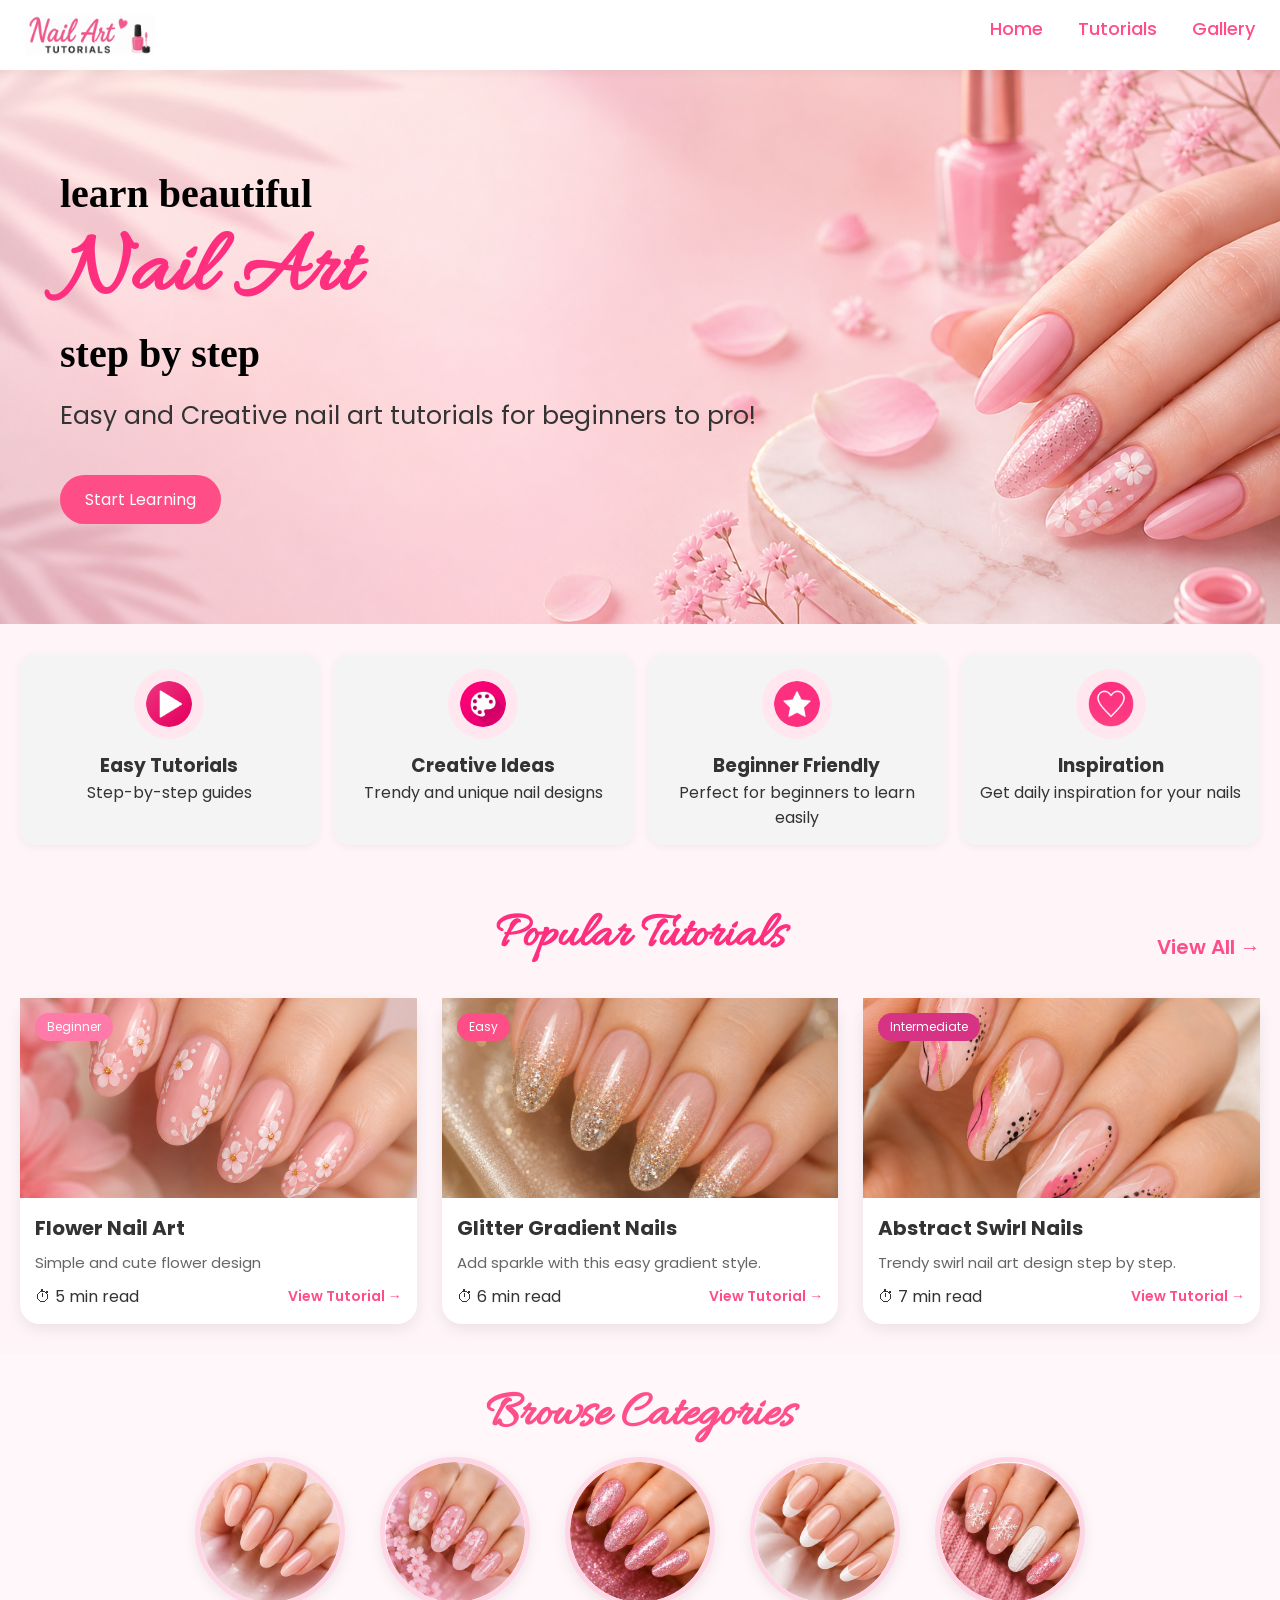
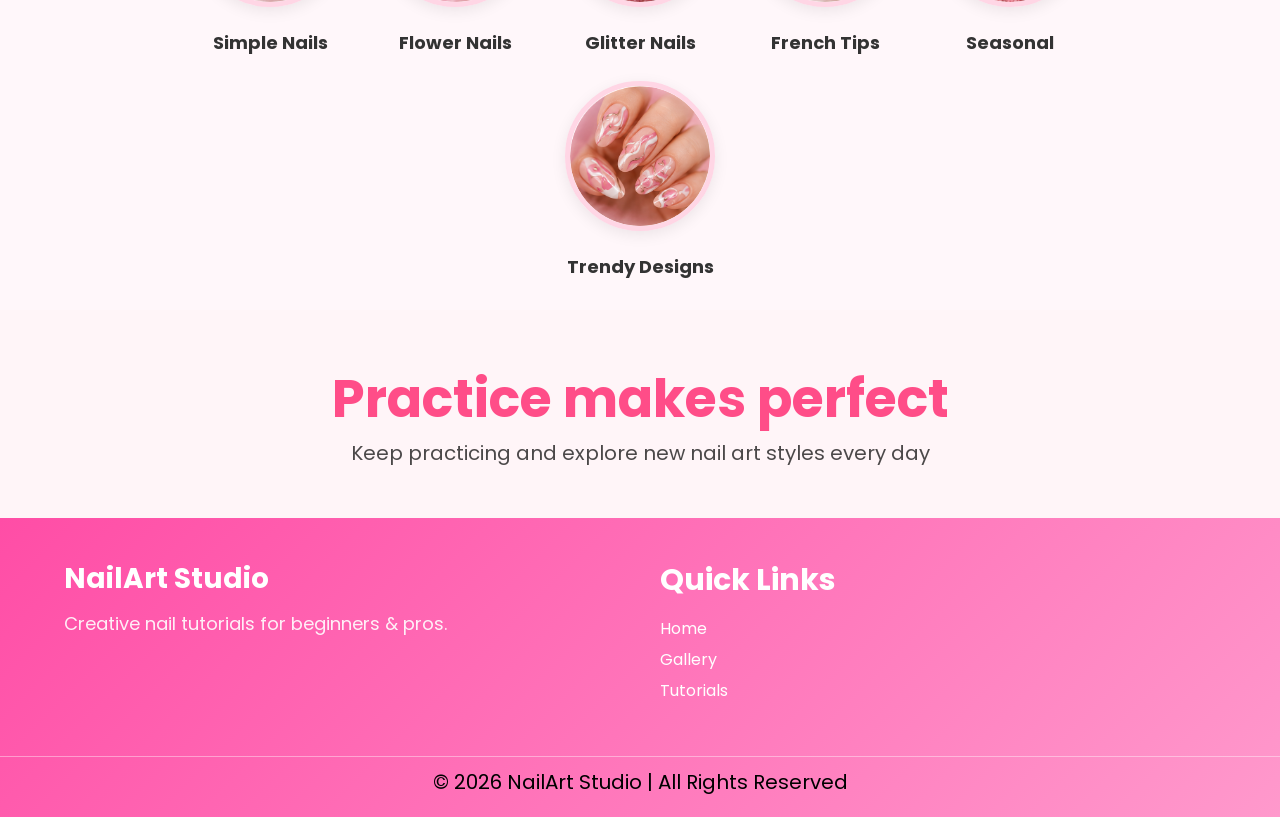
<file: index.html>
<!DOCTYPE html>
<html lang="en">
<head>
<meta charset="UTF-8">
<meta name="viewport" content="width=device-width, initial-scale=1.0">
<meta name="google-site-verification" content="0JTBqaaf_qzUc2_4pL86INula22dWlPjugr2C_-_Iqk"/>
<title>Nail Art Tutorials</title>

<!--Google fonts-->
<link href="https://fonts.googleapis.com/css2?family=Allura&display=swap" rel="stylesheet">
<link href="https://fonts.googleapis.com/css2?family=Playfair+Display:wght@500;700&family=Poppins:wght@300;400;500;600&display=swap" rel="stylesheet">

<!-- CSS link-->

<link rel="stylesheet" href="home.css">

</head>
<body>

<header>
<div class="logo">
  <img src="icons/logo.png">

</div>
  <nav>
    <a class="active" href="index.html">Home</a>
    <a href="#tutorials">Tutorials</a>
    <a href="gallery.html">Gallery</a>
    
  </nav>
</header>

<!-- Hero -->
<section class="hero">
  <div class="hero-text">
    <h3>learn beautiful</h3>
    <h1>Nail Art</h1>
    <h3>step by step</h3>
    <p>Easy and Creative nail art tutorials for beginners to pro!</p>
    <a href="index.html#tutorials" class="btn home-btn">Start Learning</a>
  </div>
  
</section>

<!-- Benefits section -->
<section class="benefits">

<div class="benefit">
  <img src="icons/one.png" class="icon-img">
  <h3>Easy Tutorials</h3>
  <p>Step-by-step guides</p>
</div>

<div class="benefit">
    <img src="icons/two.png" class="icon-img">
    <h3>Creative Ideas</h3>
    <p>Trendy and unique nail designs</p>
</div>

<div class="benefit">
    <img src="icons/three.png" class="icon-img">
    <h3>Beginner Friendly</h3>
    <p>Perfect for beginners to learn easily</p>
</div>

<div class="benefit">
    <img src="icons/four.png" class="icon-img">
    <h3>Inspiration</h3>
    <p>Get daily inspiration for your nails</p>
</div>

</section>

<!-- Tutorials -->
<section id="tutorials" class="section">
  <div class="section-header">
    <h2>Popular Tutorials</h2>
    <a href="index.html#tutorials" class="view-all">View All →</a>
  </div>

<!--Tutorial card section-->
  <div class="cards">

    <!-- CARD 1 -->
  <div class="card">
      <span class="tag beginner">Beginner</span>
      <img src="images/tutorial1.png">

      <div class="card-content">
        <h3>Flower Nail Art</h3>
        <p>Simple and cute flower design</p>

        <div class="card-footer">
        <span>⏱ 5 min read</span>
        <a href="tutorial1.html">View Tutorial →</a>
        </div>
      </div>
  </div>

    <!-- CARD 2 -->
  <div class="card">
      <span class="tag easy">Easy</span>
      <img src="images/tutorial2.png">

      <div class="card-content">
        <h3>Glitter Gradient Nails</h3>
        <p>Add sparkle with this easy gradient style.</p>

        <div class="card-footer">
        <span>⏱ 6 min read</span>
        <a href="tutorial2.html">View Tutorial →</a>
        </div>
      </div>
  </div>

    <!-- CARD 3 -->
  <div class="card">
      <span class="tag intermediate">Intermediate</span>
      <img src="images/tutorial3.png">

      <div class="card-content">
        <h3>Abstract Swirl Nails</h3>
        <p>Trendy swirl nail art design step by step.</p>

        <div class="card-footer">
          <span>⏱ 7 min read</span>
          <a href="tutorial3.html">View Tutorial →</a>
        </div>
      </div>
  </div>

</div>
</section>

<!--categories section-->
<section class="categories">
    <div class="section-title">
        <h2>Browse Categories</h2>
    </div>

    <div class="category-container">

        <a href="simple.html#simple-nails" class="category-card">
          <img src="images/simple.png" alt="">
          <h3>Simple Nails</h3>
        </a>

        <a href="flower.html#Flower-nails" class="category-card">
          <img src="images/flower.png" alt="">
          <h3>Flower Nails</h3>
        </a>


        <a href="glitter.html#Glitter-nails" class="category-card">
          <img src="images/glitter.png" alt="">
          <h3>Glitter Nails</h3>
        </a>

        <a href="frenchtip.html#Frenchtip-nails" class="category-card">
          <img src="images/french.png" alt="">
          <h3>French Tips</h3>
        </a>  

        <a href="seasonal.html#Seasonal-nails" class="category-card">
          <img src="images/seasonal.png" alt="">
          <h3>Seasonal</h3>
        </a>

        <a href="trendynail.html#Trendy-nails" class="category-card">
          <img src="images/trendy.png" alt="">
          <h3>Trendy Designs</h3>
        </a>

    </div>
</section>

<!-- Quote -->
<section class="quote-section">
  <h2>Practice makes perfect</h2>
  <p>Keep practicing and explore new nail art styles every day</p> 
</section>

<!--footer section-->
<footer class="footer">
  <div class="footer-container">

    <div class="footer-section">
      <h2>NailArt Studio</h2>
      <p>Creative nail tutorials for beginners & pros.</p>
    </div>

    <div class="footer-section">
      <h3>Quick Links</h3>
      <ul>
        <li><a href="index.html">Home</a></li>
        <li><a href="gallery.html">Gallery</a></li>
        <li><a href="#tutorials">Tutorials</a></li>
      </ul>
    </div>

  </div>

    <div class="footer-bottom">
      <p>© 2026 NailArt Studio | All Rights Reserved</p>
    </div>

</footer>

</body>
</html>
</file>
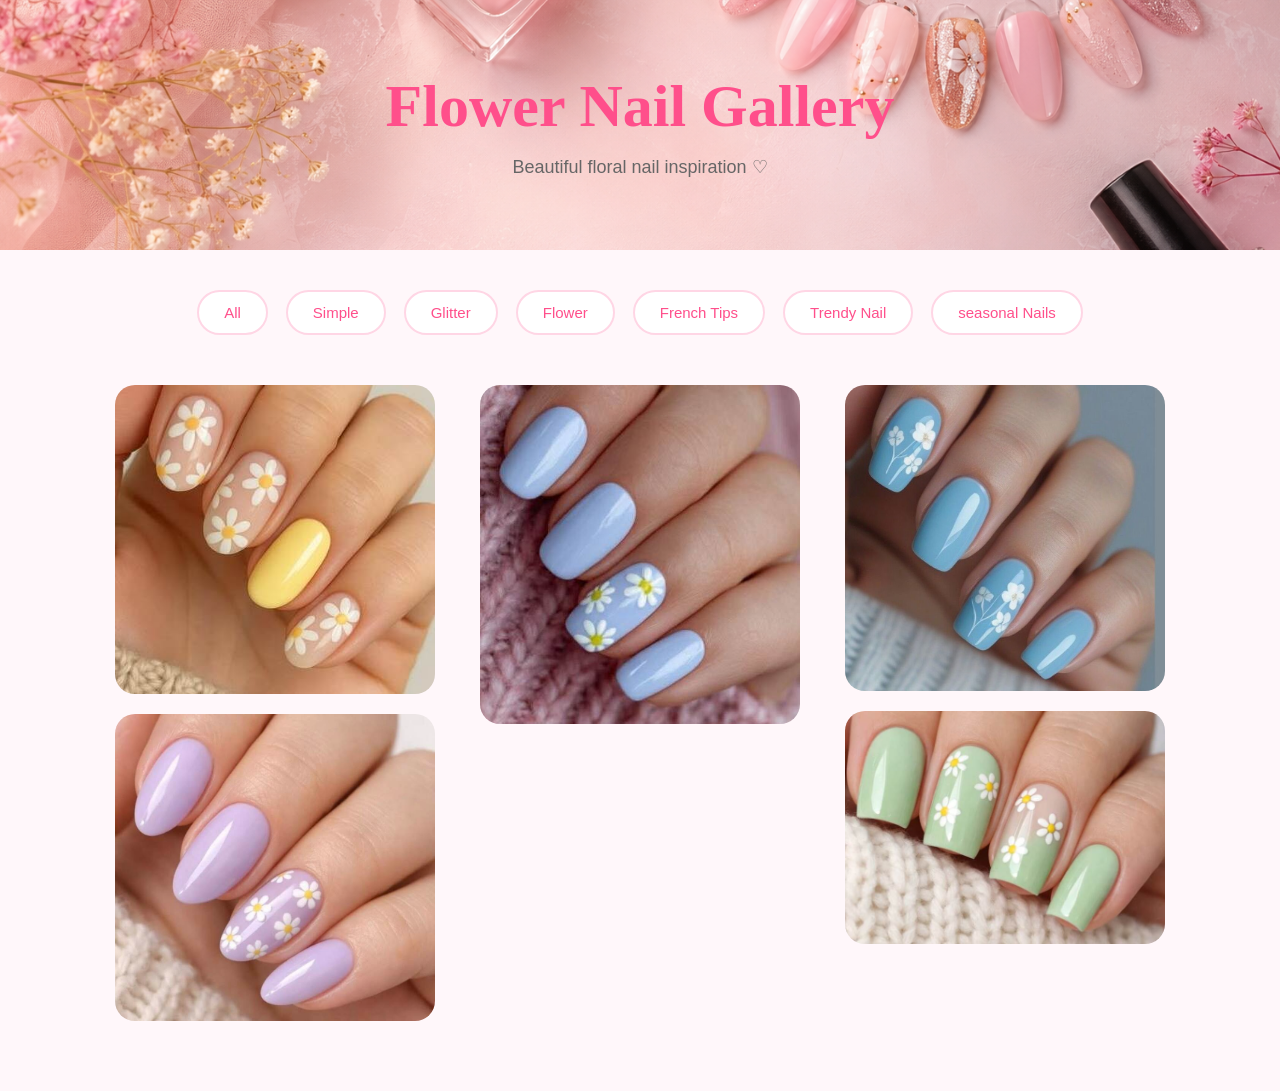
<file: flower.html>
<!DOCTYPE html>
<html lang="en">
<head>
  <meta charset="UTF-8">
  <meta name="viewport" content="width=device-width, initial-scale=1.0">
  <title>Flower Nails</title>

  <!-- CSS FILE -->
  <link rel="stylesheet" href="gallery.css">

</head>
<body>

  <!-- HEADING -->

  <section class="gallery-hero">

    <div class="hero-content">
      <h1>Flower Nail Gallery</h1>
      <p>Beautiful floral nail inspiration ♡</p>
    </div>

  </section>

  <!-- CATEGORY BUTTONS -->

  <section class="category-section">

    <a href="gallery.html">
      <button>All</button>
    </a>

    <a href="simple.html">
      <button>Simple</button>
    </a>

    <a href="glitter.html">
      <button>Glitter</button>
    </a>

    <a href="flower.html">
      <button class="active-btn">Flower</button>
    </a>

    <a href="frenchtip.html">
      <button>French Tips</button>
    </a>
    
    <a href="trendynail.html">
      <button>Trendy Nail</button>
    </a>
    
    <a href="seasonal.html">
        <button>seasonal Nails</button>
    </a>

  </section>


  <!-- FLOWER NAIL IMAGES -->

  <section class="gallery-grid">

    <div class="gallery-card">
      <img src="gallery-img/flower1.jpg" alt="">
    </div>

    <div class="gallery-card">
      <img src="gallery-img/flower2.jpg" alt="">
    </div>

    <div class="gallery-card">
      <img src="gallery-img/flower3.jpg" alt="">
    </div>

    <div class="gallery-card">
      <img src="gallery-img/flower4.jpg" alt="">
    </div>

    <div class="gallery-card">
      <img src="gallery-img/flower5.jpg" alt="">
    </div>

  </section>

</body>
</html>
</file>
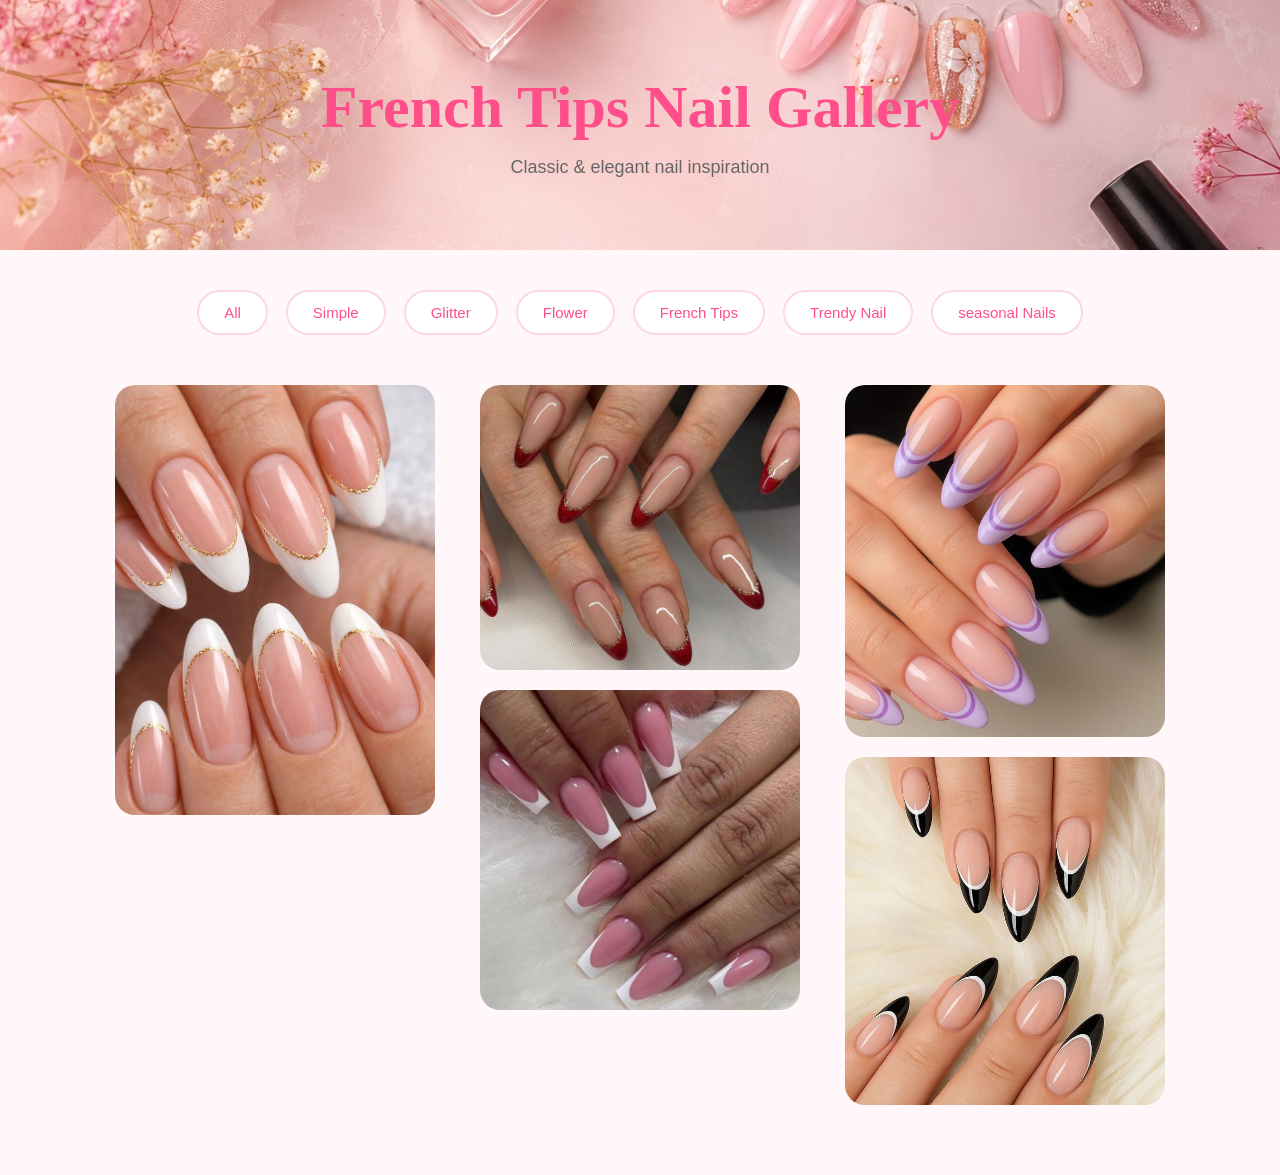
<file: frenchtip.html>
<!DOCTYPE html>
<html lang="en">
<head>
  <meta charset="UTF-8">
  <meta name="viewport" content="width=device-width, initial-scale=1.0">
  <title>French Tips Nails</title>

  <!-- CSS FILE -->
  <link rel="stylesheet" href="gallery.css">

</head>
<body>

  <!-- Heading-->

  <section class="gallery-hero">

    <div class="hero-content">
      <h1>French Tips Nail Gallery</h1>
      <p>Classic & elegant nail inspiration</p>
    </div>

  </section>


  <!-- Category buttons -->

  <section class="category-section">

    <a href="gallery.html">
      <button>All</button>
    </a>

    <a href="simple.html">
      <button>Simple</button>
    </a>

    <a href="glitter.html">
      <button>Glitter</button>
    </a>

    <a href="flower.html">
      <button>Flower</button>
    </a>

    <a href="frenchtip.html">
      <button class="active-btn">French Tips</button>
    </a>

    <a href="trendynail.html">
      <button>Trendy Nail</button>
    </a>

     <a href="seasonal.html">
        <button>seasonal Nails</button>
    </a>

  </section>


  <!-- French tips img-->

<section class="gallery-grid">

    <div class="gallery-card">
      <img src="gallery-img/frenchtips1.jpg" alt="">
    </div>

    <div class="gallery-card">
      <img src="gallery-img/frenchtips2.jpg" alt="">
    </div>

    <div class="gallery-card">
      <img src="gallery-img/frenchtips3.jpg" alt="">
    </div>

    <div class="gallery-card">
      <img src="gallery-img/frenchtips4.jpg" alt="">
    </div>

    <div class="gallery-card">
      <img src="gallery-img/frenchtips5.jpg" alt="">
    </div>

    
</section>

</body>
</html>
</file>
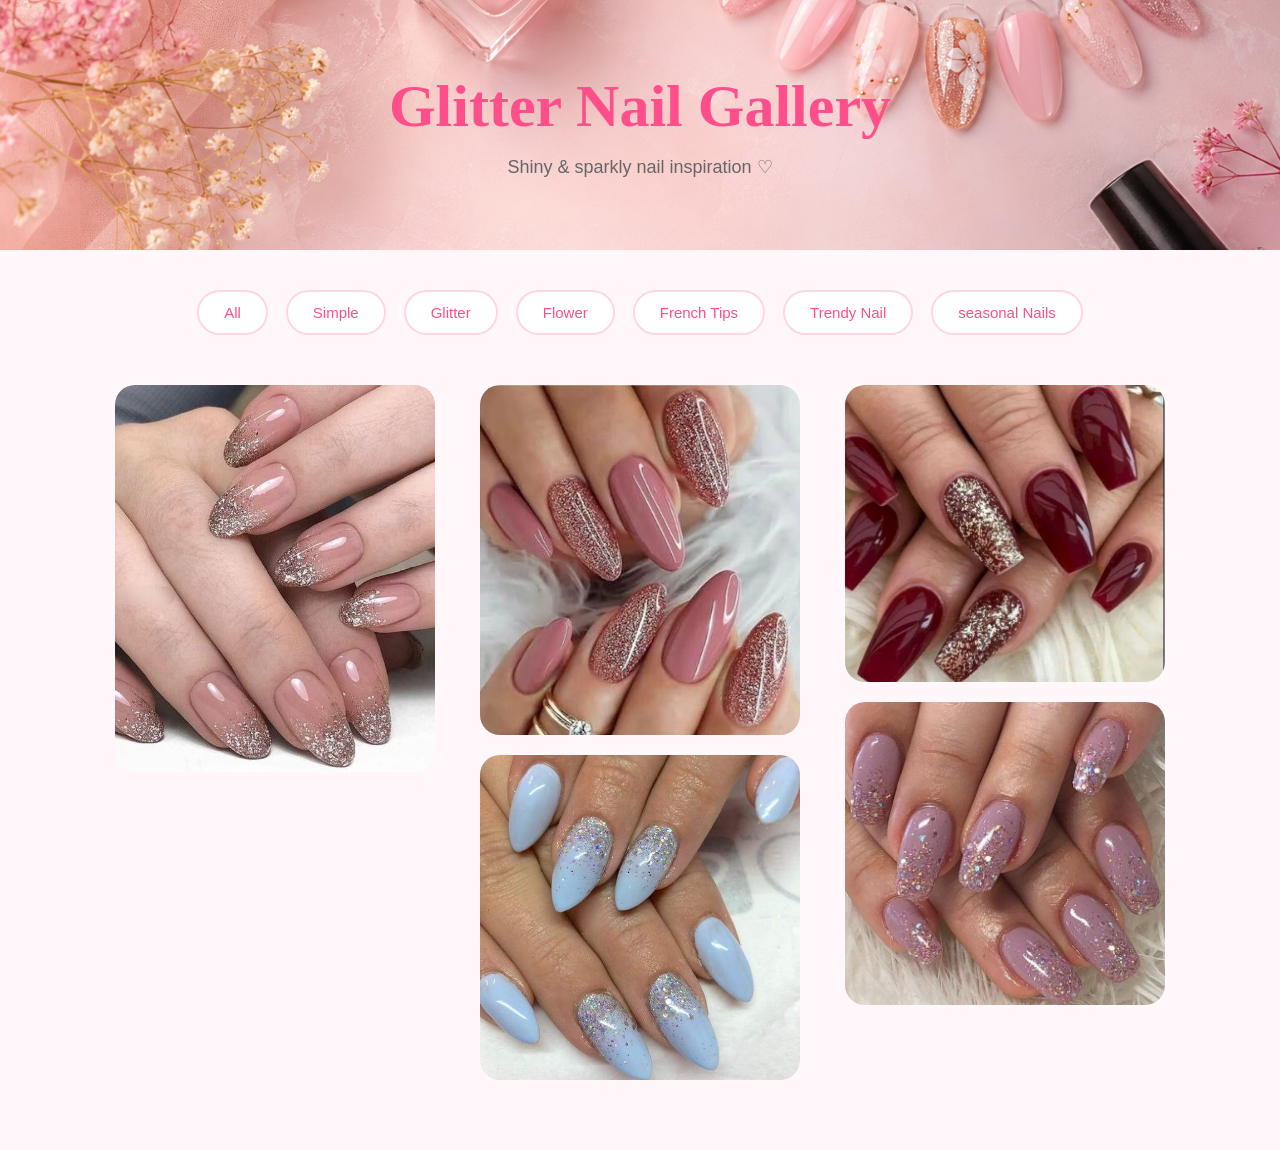
<file: glitter.html>
<!DOCTYPE html>
<html lang="en">
<head>
  <meta charset="UTF-8">
  <meta name="viewport" content="width=device-width, initial-scale=1.0">
  <title>Glitter Nails</title>

  <link rel="stylesheet" href="gallery.css">

</head>
<body>

  <!-- Heading -->

  <section class="gallery-hero">

    <div class="hero-content">
      <h1>Glitter Nail Gallery</h1>
      <p>Shiny & sparkly nail inspiration ♡</p>
    </div>

  </section>


  <!-- Catagory buttons-->

  <section class="category-section">

    <a href="gallery.html">
      <button>All</button>
    </a>

    <a href="simple.html">
      <button>Simple</button>
    </a>

    <a href="glitter.html">
      <button class="active-btn">Glitter</button>
    </a>

    <a href="flower.html">
      <button>Flower</button>
    </a>

    <a href="frenchtip.html">
      <button>French Tips</button>
    </a>

    <a href="trendynail.html">
      <button>Trendy Nail</button>
    </a>
   
    <a href="seasonal.html">
        <button>seasonal Nails</button>
    </a>

  </section>


  <!-- Glitter nails img -->

<section class="gallery-grid">

    <div class="gallery-card">
      <img src="gallery-img/glitter1.jpg" alt="">
    </div>

    <div class="gallery-card">
      <img src="gallery-img/glitter2.jpg" alt="">
    </div>

    <div class="gallery-card">
      <img src="gallery-img/glitter3.jpg" alt="">
    </div>

    <div class="gallery-card">
      <img src="gallery-img/glitter4.jpg" alt="">
    </div>

    <div class="gallery-card">
      <img src="gallery-img/glitter5.jpg" alt="">
    </div>

</section>

</body>
</html>
</file>
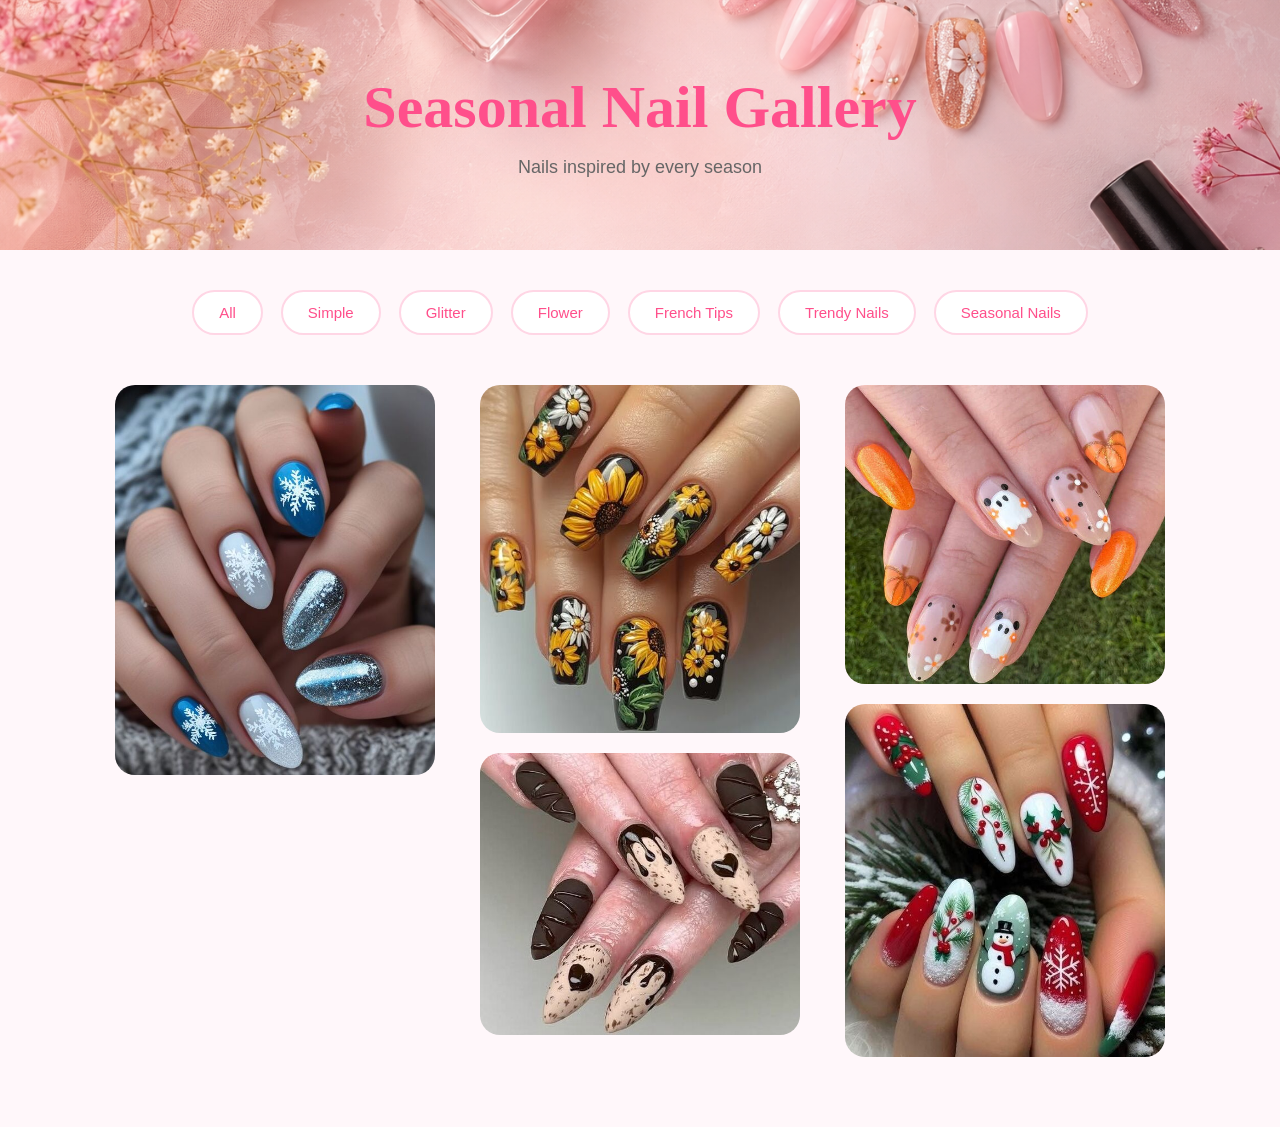
<file: seasonal.html>
<!DOCTYPE html>
<html lang="en">
<head>
  <meta charset="UTF-8">
  <meta name="viewport" content="width=device-width, initial-scale=1.0">
  <title>Seasonal Nails</title>
  <!--CSS link-->
  <link rel="stylesheet" href="gallery.css">

</head>
<body>

  <!-- Heading -->

  <section class="gallery-hero">

    <div class="hero-content">
      <h1>Seasonal Nail Gallery</h1>
      <p>Nails inspired by every season</p>
    </div>

  </section>


  <!-- Category buttons-->

  <section class="category-section">

    <a href="gallery.html">
      <button>All</button>
    </a>

    <a href="simple.html">
      <button>Simple</button>
    </a>

    <a href="glitter.html">
      <button>Glitter</button>
    </a>

    <a href="flower.html">
      <button>Flower</button>
    </a>

    <a href="french.html">
      <button>French Tips</button>
    </a>

    <a href="trendynail.html">
      <button>Trendy Nails</button>
    </a>

    <a href="seasonal.html">
      <button class="active-btn">Seasonal Nails</button>
    </a>

  </section>


  <!-- Seasonal nail img -->

  <section class="gallery-grid">

    <div class="gallery-card">
      <img src="gallery-img/seasonal1.jpg" alt="">
    </div>

    <div class="gallery-card">
      <img src="gallery-img/seasonal2.jpg" alt="">
    </div>

    <div class="gallery-card">
      <img src="gallery-img/seasonal3.jpg" alt="">
    </div>

    <div class="gallery-card">
      <img src="gallery-img/seasonal4.jpg" alt="">
    </div>

    <div class="gallery-card">
      <img src="gallery-img/seasonal5.jpg" alt="">
    </div>

    
  </section>

</body>
</html>
</file>
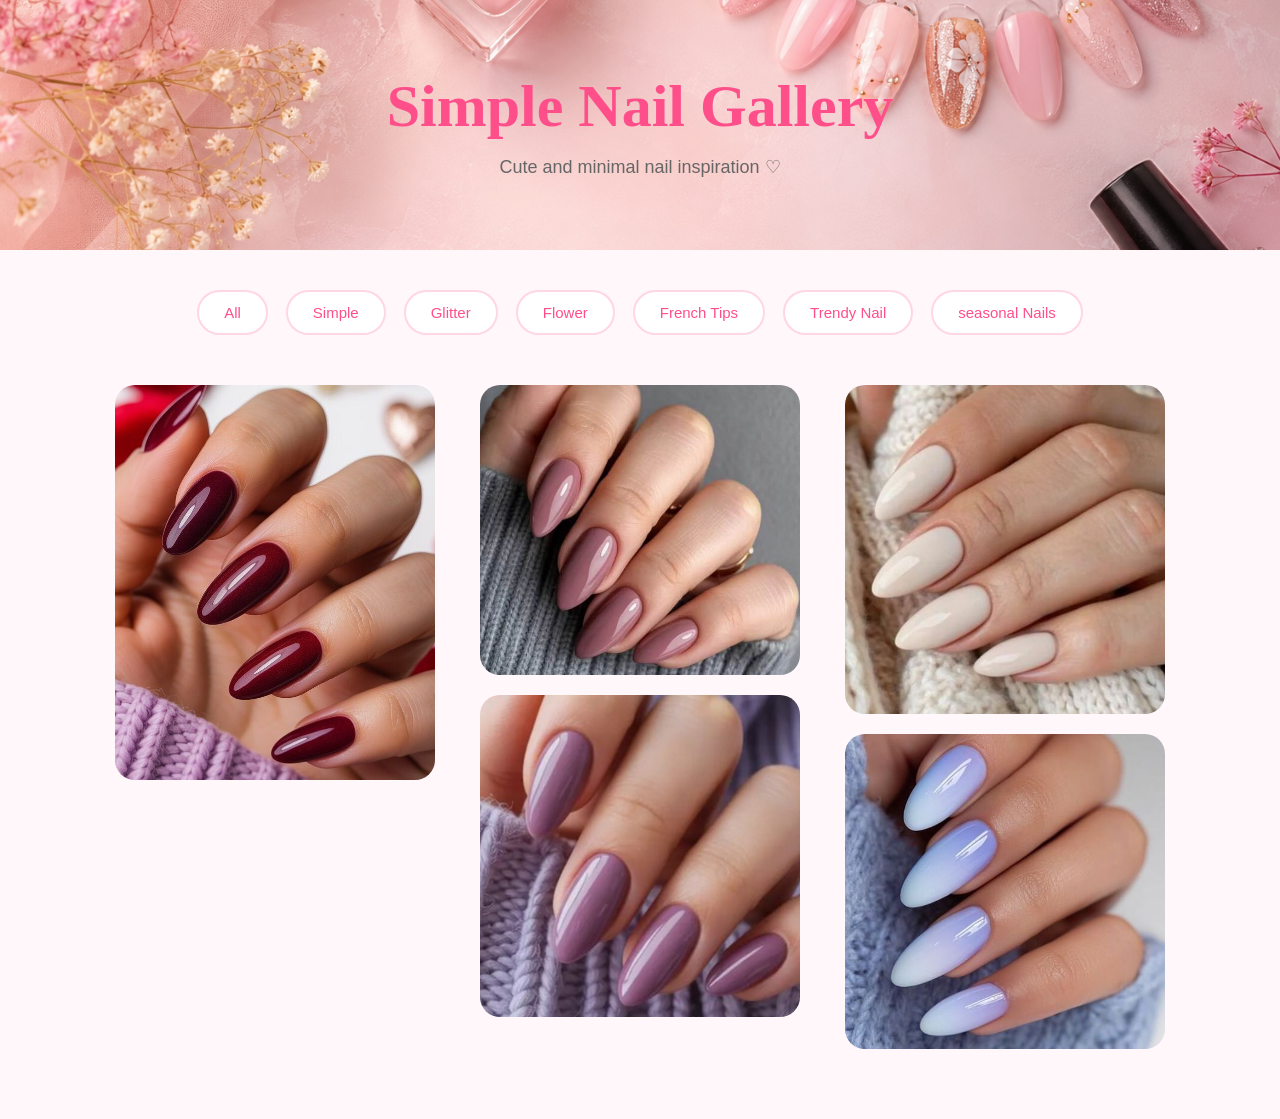
<file: simple.html>
<!DOCTYPE html>
<html lang="en">
<head>
  <meta charset="UTF-8">
  <meta name="viewport" content="width=device-width, initial-scale=1.0">
  <title>Simple Nails</title>

  <!-- CSS link -->
  <link rel="stylesheet" href="gallery.css">

</head>
<body>

  <!-- Heading-->

  <section class="gallery-hero">

    <div class="hero-content">
      <h1>Simple Nail Gallery</h1>
      <p>Cute and minimal nail inspiration ♡</p>
    </div>

  </section>


  <!-- Category buttons -->

  <section class="category-section">

    <a href="gallery.html">
      <button>All</button>
    </a>

    <a href="simple.html">
      <button class="active-btn">Simple</button>
    </a>

    <a href="glitter.html">
      <button>Glitter</button>
    </a>

    <a href="flower.html">
      <button>Flower</button>
    </a>

    <a href="frenchtip.html">
      <button>French Tips</button>
    </a>
    
    <a href="trendynail.html">
      <button>Trendy Nail</button>
    </a>

    <a href="seasonal.html">
        <button>seasonal Nails</button>
    </a>

  </section>


  <!-- Simple nail img -->

  <section class="gallery-grid">

    <div class="gallery-card">
      <img src="gallery-img/simple1.jpg" alt="">
    </div>

    <div class="gallery-card">
      <img src="gallery-img/simple2.jpg" alt="">
    </div>

    <div class="gallery-card">
      <img src="gallery-img/simple3.jpg" alt="">
    </div>

    <div class="gallery-card">
      <img src="gallery-img/simple4.jpg" alt="">
    </div>

    <div class="gallery-card">
      <img src="gallery-img/simple5.jpg" alt="">
    </div>

   
  </section>

</body>
</html>
</file>
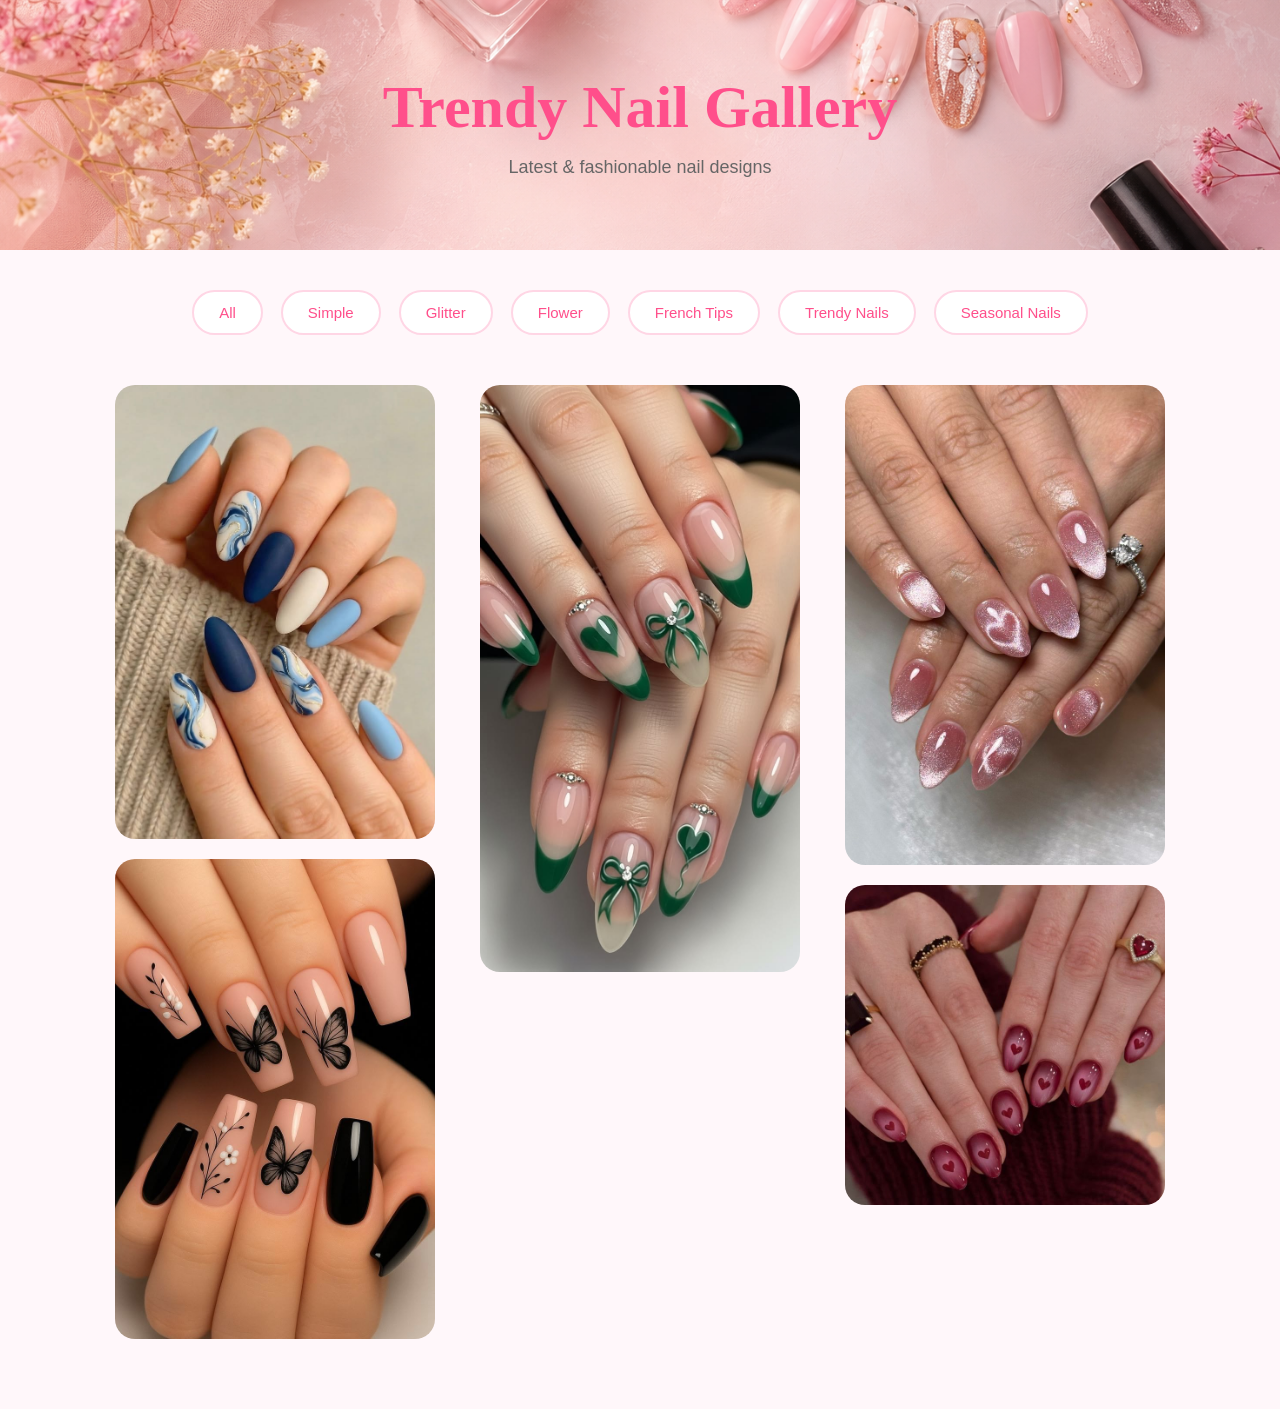
<file: trendynail.html>
<!DOCTYPE html>
<html lang="en">
<head>
  <meta charset="UTF-8">
  <meta name="viewport" content="width=device-width, initial-scale=1.0">
  <title>Trendy Nails</title>

  <!-- CSS link -->
  <link rel="stylesheet" href="gallery.css">

</head>
<body>

  <!-- Heading -->

  <section class="gallery-hero">

    <div class="hero-content">
      <h1>Trendy Nail Gallery</h1>
      <p>Latest & fashionable nail designs</p>
    </div>

  </section>


  <!-- Category buttons -->

  <section class="category-section">

    <a href="gallery.html">
      <button>All</button>
    </a>

    <a href="simple.html">
      <button>Simple</button>
    </a>

    <a href="glitter.html">
      <button>Glitter</button>
    </a>

    <a href="flower.html">
      <button>Flower</button>
    </a>

    <a href="french.html">
      <button>French Tips</button>
    </a>

    <a href="trendynail.html">
      <button class="active-btn">Trendy Nails</button>
    </a>
   
    <a href="seasonal.html">
        <button>Seasonal Nails</button>
    </a>

  </section>


  <!-- Trendy nail img -->

<section class="gallery-grid">

    <div class="gallery-card">
      <img src="gallery-img/trendynail1.jpg" alt="">
    </div>

    <div class="gallery-card">
      <img src="gallery-img/trendynail2.jpg" alt="">
    </div>

    <div class="gallery-card">
      <img src="gallery-img/trendynail3.jpg" alt="">
    </div>

    <div class="gallery-card">
      <img src="gallery-img/trendynail4.jpg" alt="">
    </div>

    <div class="gallery-card">
      <img src="gallery-img/trendynail5.jpg" alt="">
    </div>

</section>

</body>
</html>
</file>
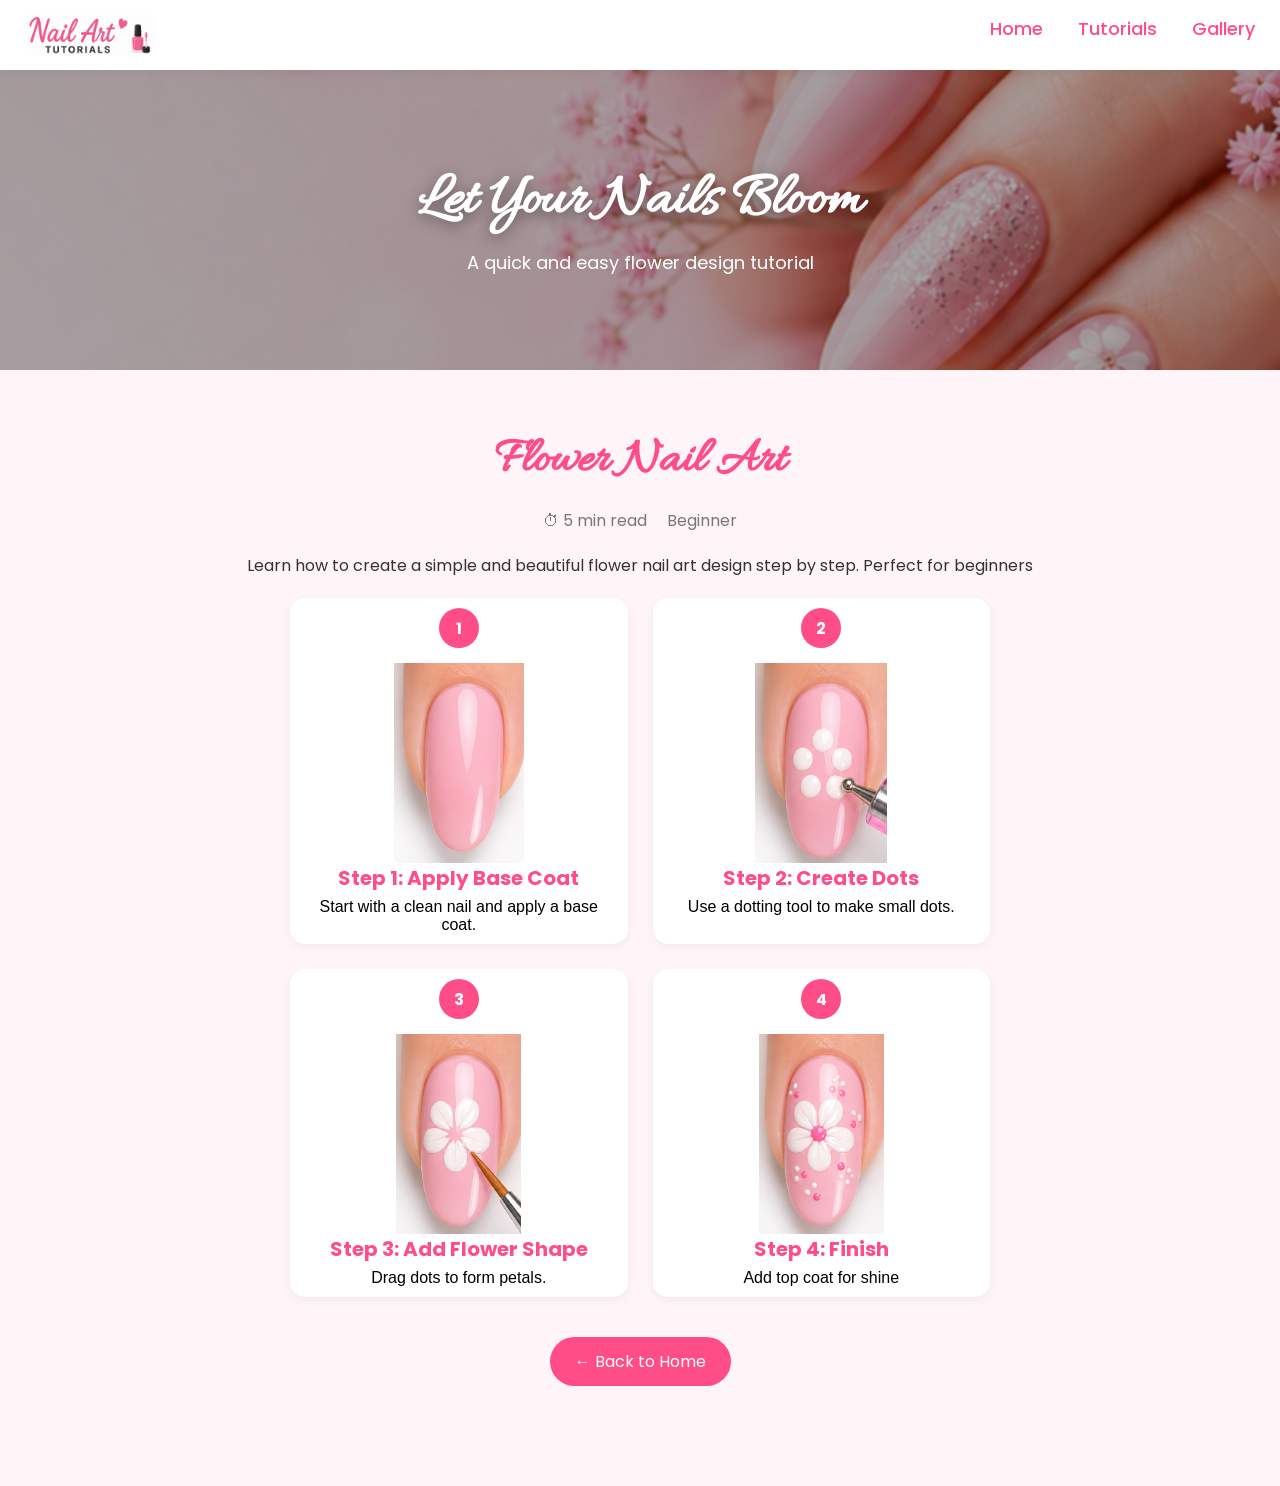
<file: tutorial1.html>
<!DOCTYPE html>
<html lang="en">
<head>
<meta charset="UTF-8">
<meta name="viewport" content="width=device-width, initial-scale=1.0">

<title>Flower Nail Art Tutorial</title>

<!--Google fonts-->
<link href="https://fonts.googleapis.com/css2?family=Allura&family=Poppins:wght@300;400;600&display=swap" rel="stylesheet">

<!--CSS link-->
<link rel="stylesheet" href="tutorial1.css">
<link rel="stylesheet" href="home.css">
</head>

<body>

<!-- Navbar -->
<header>
  <div class="logo">
    <img src="icons/logo.png">
  </div>

  <nav>
    <a href="index.html">Home</a>
    <a href="index.html#tutorials">Tutorials</a>
    <a href="gallery.html">Gallery</a>
  </nav>
</header>

<!-- Hero image-->
<section class="tutorial-hero">
  <div class="tutorial-overlay"></div>
  <div class="tutorial-hero-text">
    <h1>Let Your Nails Bloom</h1>
    <p>A quick and easy flower design tutorial</p>
  </div>
</section>
<!-- Content -->
<section class="tutorial-container">

  <h1>Flower Nail Art</h1>

  <div class="meta">
    <span>⏱ 5 min read</span>
    <span>Beginner</span>
  </div>

  <p class="intro">
    Learn how to create a simple and beautiful flower nail art design step by step.
    Perfect for beginners 
  </p>

  <!-- Steps -->
<div class="steps">

  <!-- STEP 1 -->
  <div class="step-box">
    <div class="step-number">1</div>

    <img src="images/flower-step1.png" class="step-img">

    <div class="step-text">
      <h3>Step 1: Apply Base Coat</h3>
      <p>Start with a clean nail and apply a base coat.</p>
    </div>
  </div>

  <!-- STEP 2 -->
  <div class="step-box">
    <div class="step-number">2</div>

    <img src="images/flower-step2.png" class="step-img">

    <div class="step-text">
      <h3>Step 2: Create Dots</h3>
      <p>Use a dotting tool to make small dots.</p>
    </div>
  </div>

  <!-- STEP 3 -->
  <div class="step-box">
    <div class="step-number">3</div>

    <img src="images/flower-step3.png" class="step-img">

    <div class="step-text">
      <h3>Step 3: Add Flower Shape</h3>
      <p>Drag dots to form petals.</p>
    </div>
  </div>

  <!-- STEP 4 -->
  <div class="step-box">
    <div class="step-number">4</div>

    <img src="images/flower-step4.png" class="step-img">

    <div class="step-text">
      <h3>Step 4: Finish</h3>
      <p>Add top coat for shine</p>
    </div>
  </div>

</div>
  
<!-- BACK button -->
  <a href="index.html" class="btn back-btn">← Back to Home</a>

</section>

</body>
</html>
</file>
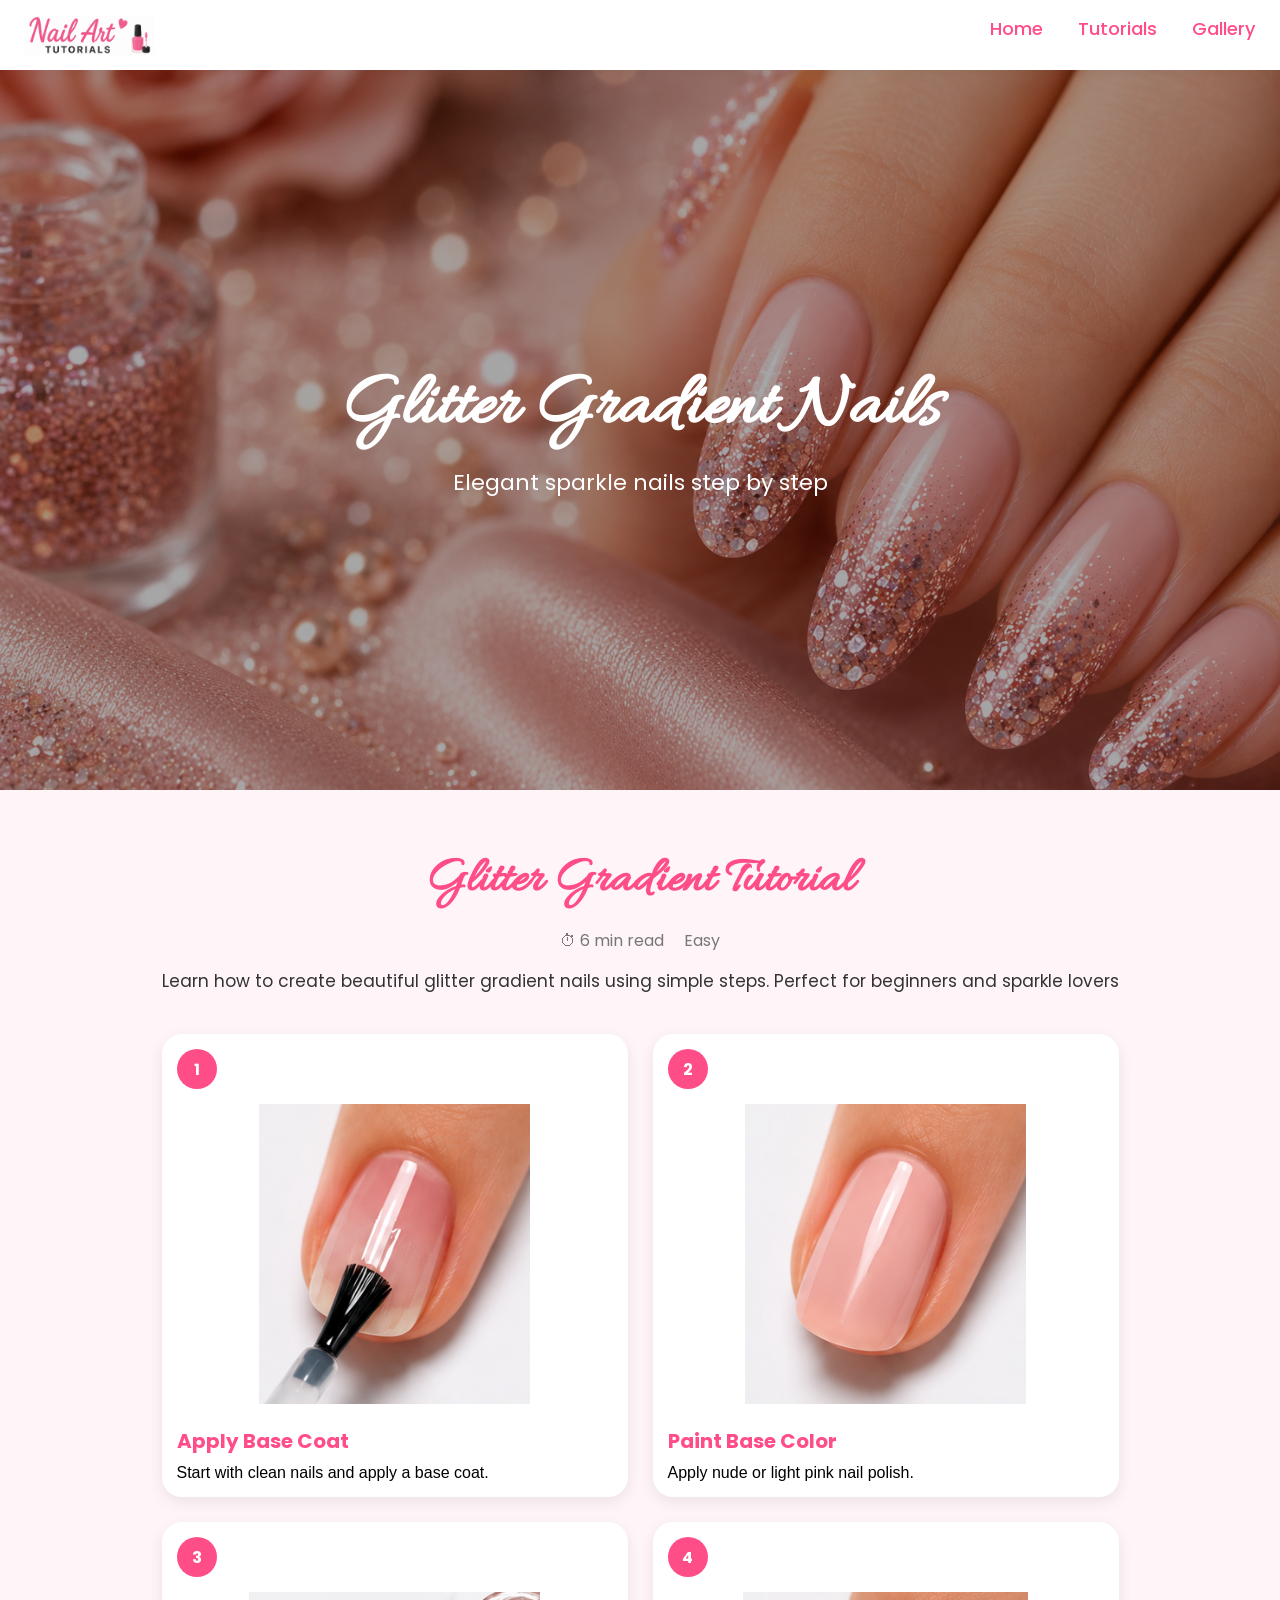
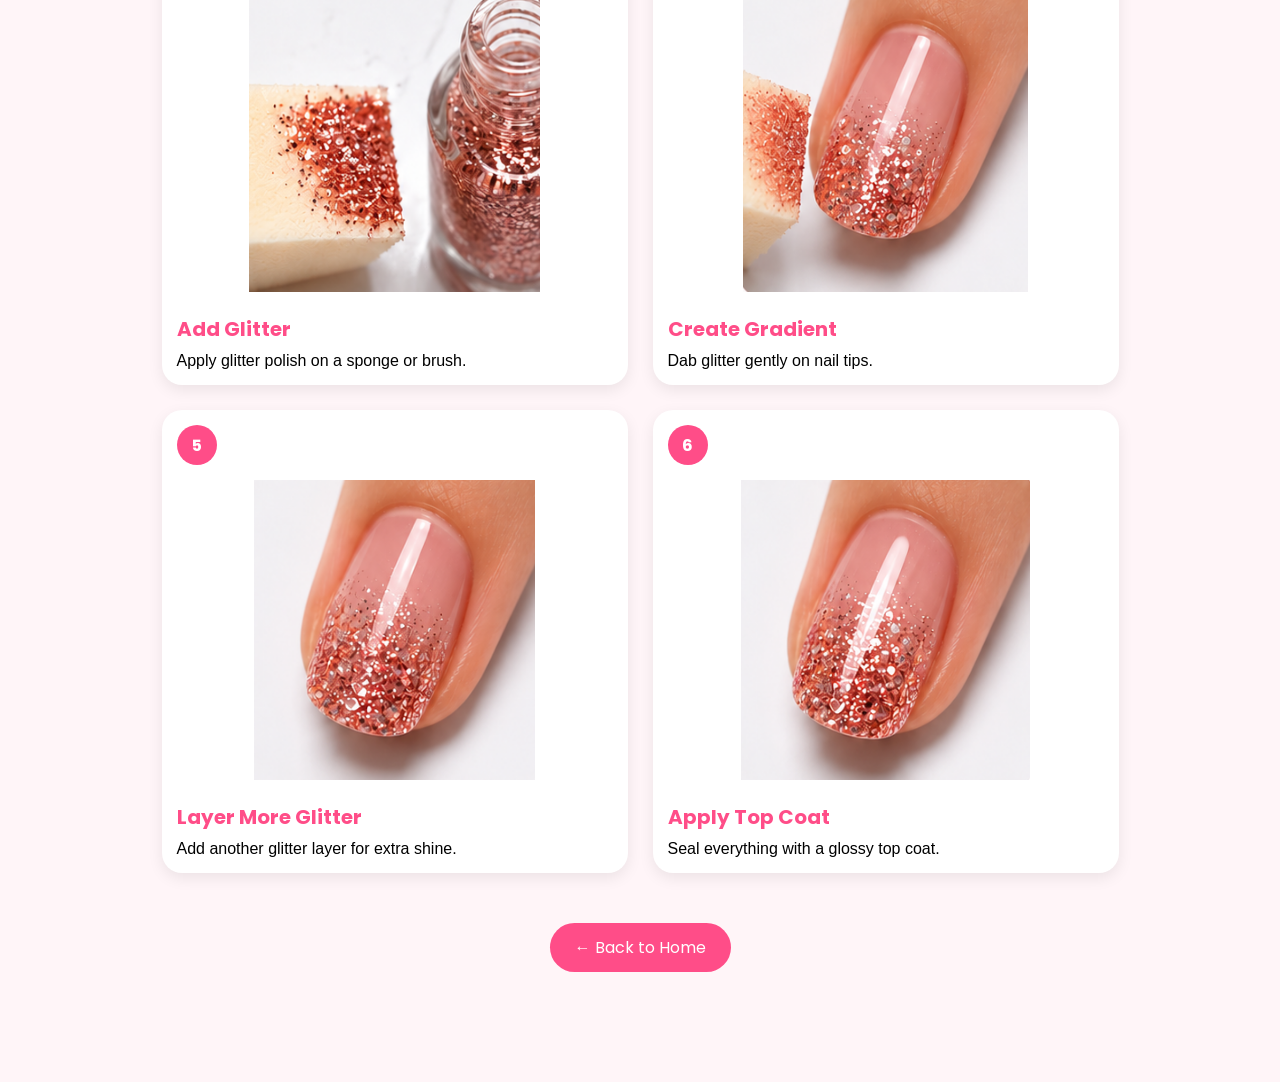
<file: tutorial2.html>
<!DOCTYPE html>
<html lang="en">
<head>
<meta charset="UTF-8">
<meta name="viewport" content="width=device-width, initial-scale=1.0">

<title>Glitter Gradient Nails Tutorial</title>

<!--Google fonts-->
<link href="https://fonts.googleapis.com/css2?family=Allura&family=Poppins:wght@300;400;600&display=swap" rel="stylesheet">

<!--CSS link-->
<link rel="stylesheet" href="home.css">
<link rel="stylesheet" href="tutorial2.css">

</head>
<body>

<!-- Navbar-->
<header>
  <div class="logo">
    <img src="icons/logo.png">
  </div>

  <nav>
    <a href="index.html">Home</a>
    <a href="#">Tutorials</a>
    <a href="#">Gallery</a>
  </nav>
</header>

<!-- Hero image -->
<section class="tutorial2-hero">

  <div class="tutorial2-overlay"></div>

  <div class="tutorial2-hero-text">
    <h1>Glitter Gradient Nails</h1>
    <p>Elegant sparkle nails step by step </p>
  </div>

</section>

<!-- Content -->
<section class="tutorial2-container">

  <h2>Glitter Gradient Tutorial</h2>

  <div class="meta">
    <span>⏱ 6 min read</span>
    <span>Easy</span>
  </div>

  <p class="intro">
    Learn how to create beautiful glitter gradient nails using simple steps.
    Perfect for beginners and sparkle lovers 
  </p>

  <!-- Steps -->
  <div class="steps">

    <!-- STEP 1 -->
    <div class="step-box">
      <div class="step-number">1</div>

      <img src="images/glitter-step1.png" class="step-img">

      <div class="step-text">
        <h3>Apply Base Coat</h3>
        <p>Start with clean nails and apply a base coat.</p>
      </div>
    </div>

    <!-- STEP 2 -->
    <div class="step-box">
      <div class="step-number">2</div>

      <img src="images/glitter-step2.png" class="step-img">

      <div class="step-text">
        <h3>Paint Base Color</h3>
        <p>Apply nude or light pink nail polish.</p>
      </div>
    </div>

    <!-- STEP 3 -->
    <div class="step-box">
      <div class="step-number">3</div>

      <img src="images/glitter-step3.png" class="step-img">

      <div class="step-text">
        <h3>Add Glitter</h3>
        <p>Apply glitter polish on a sponge or brush.</p>
      </div>
    </div>

    <!-- STEP 4 -->
    <div class="step-box">
      <div class="step-number">4</div>

      <img src="images/glitter-step4.png" class="step-img">

      <div class="step-text">
        <h3>Create Gradient</h3>
        <p>Dab glitter gently on nail tips.</p>
      </div>
    </div>

    <!-- STEP 5 -->
    <div class="step-box">
      <div class="step-number">5</div>

      <img src="images/glitter-step5.png" class="step-img">

      <div class="step-text">
        <h3>Layer More Glitter</h3>
        <p>Add another glitter layer for extra shine.</p>
      </div>
    </div>

    <!-- STEP 6 -->
    <div class="step-box">
      <div class="step-number">6</div>

      <img src="images/glitter-step6.png" class="step-img">

      <div class="step-text">
        <h3>Apply Top Coat</h3>
        <p>Seal everything with a glossy top coat.</p>
      </div>
    </div>

  </div>

  <!-- BACK button-->
  <a href="index.html" class="btn back-btn">
    ← Back to Home
  </a>

</section>

</body>
</html>
</file>
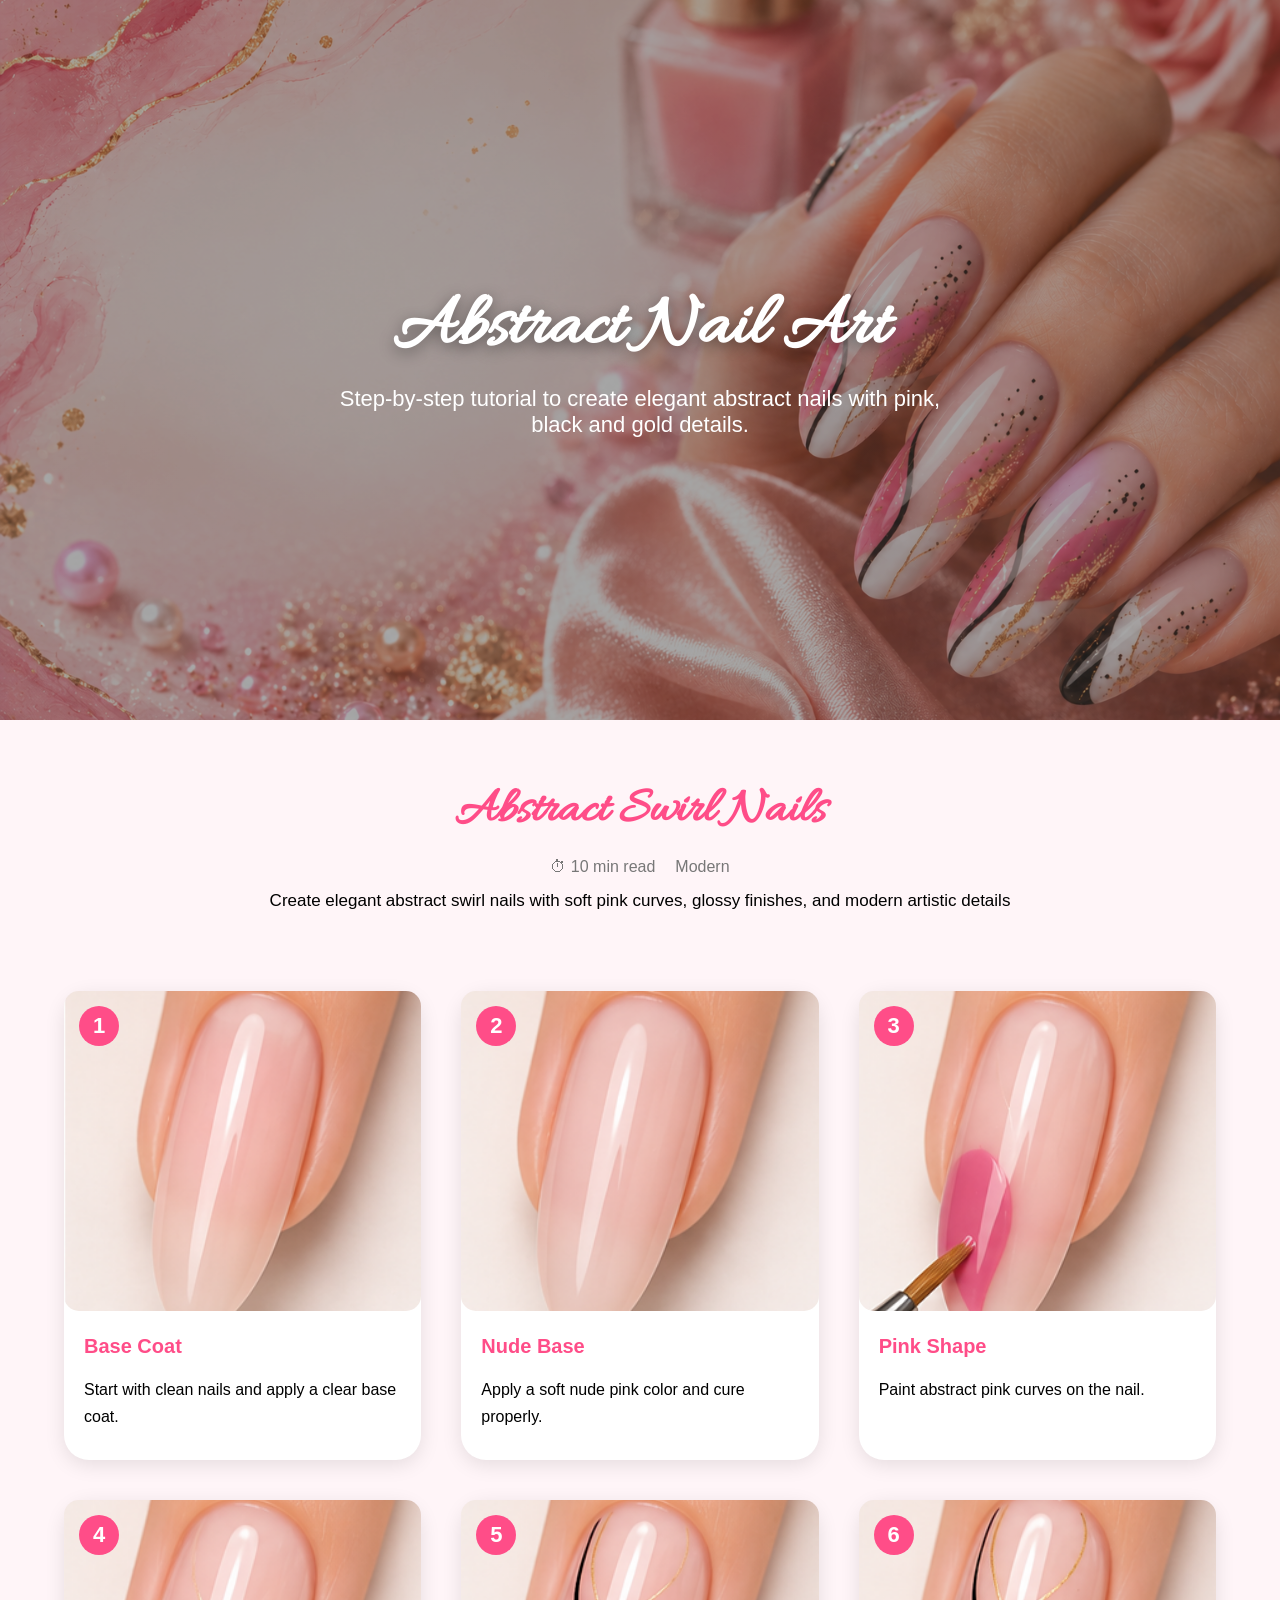
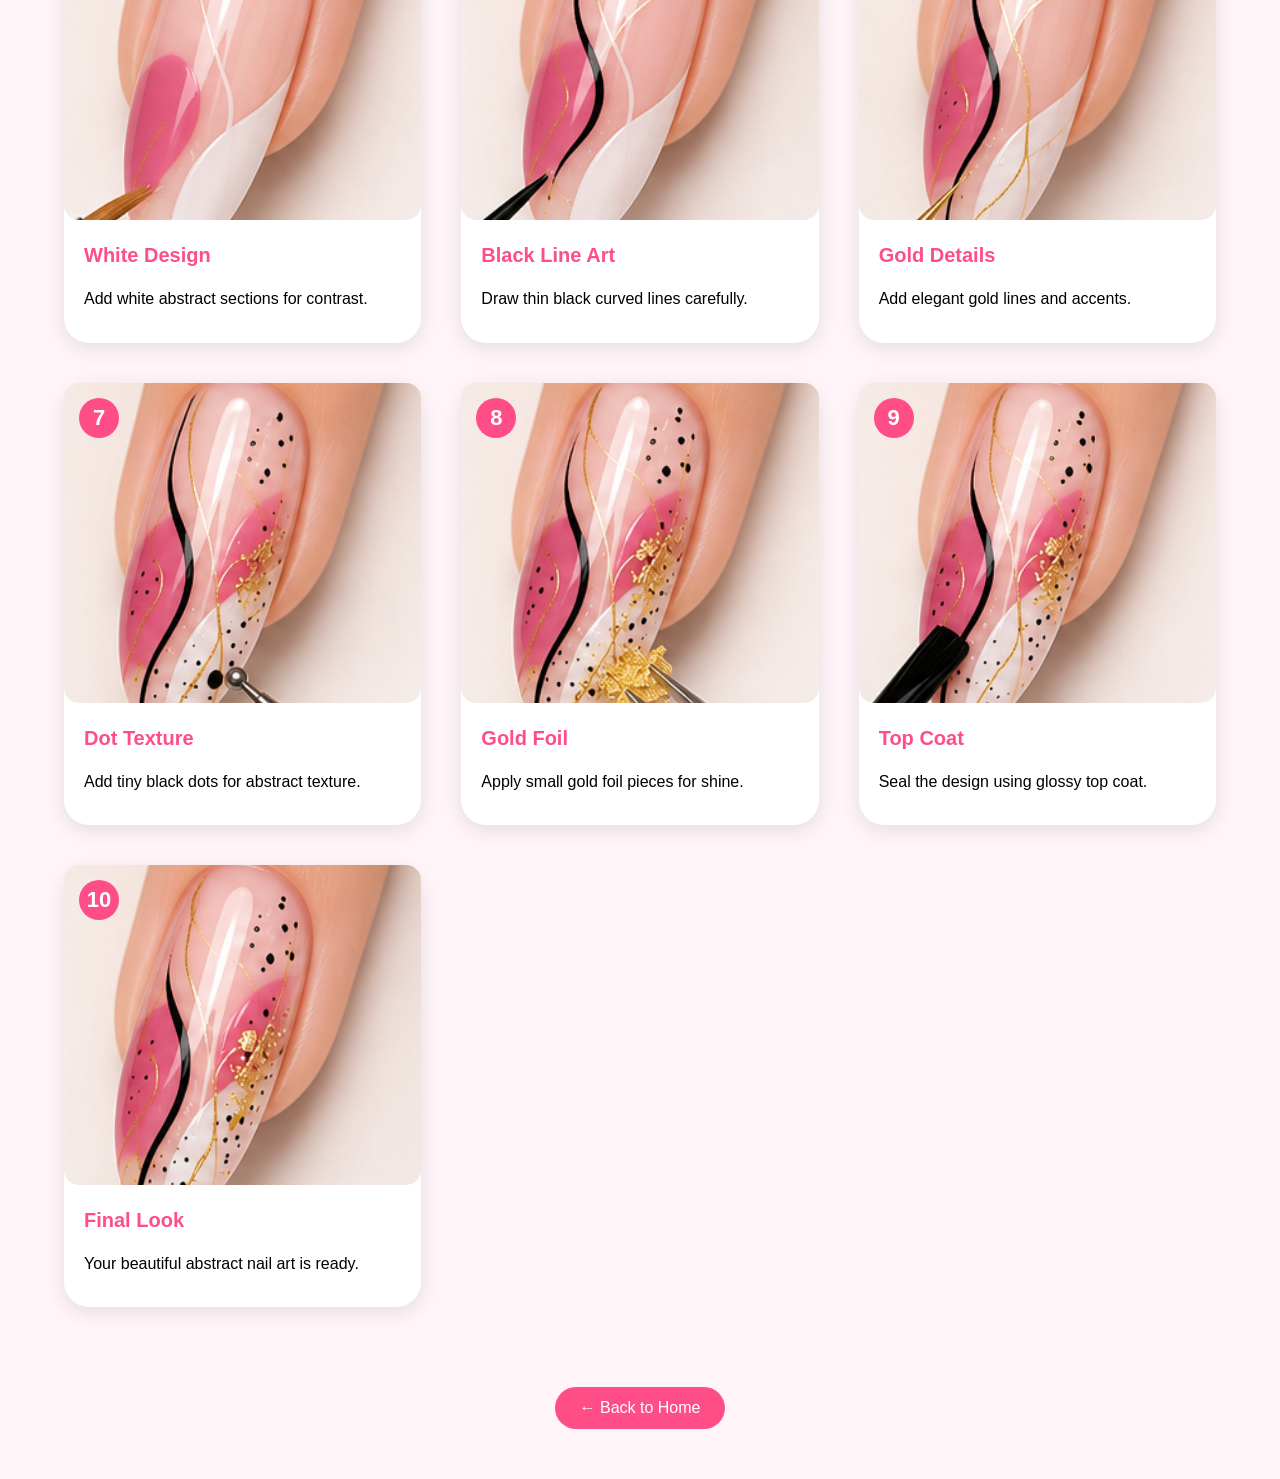
<file: tutorial3.html>
<!DOCTYPE html>
<html lang="en">
<head>
  <meta charset="UTF-8" />
  <meta name="viewport" content="width=device-width, initial-scale=1.0"/>
  <title>Abstract Nail Art</title>

  <!--CSS link-->
  <link rel="stylesheet" href="tutorial3.css">
  
  <!--Google fonts-->
  <link href="https://fonts.googleapis.com/css2?family=Allura&display=swap" rel="stylesheet">
  
</head>
<body>

  <!-- Hero image -->

  <section class="tutorial3-hero">
  <div class="tutorial3-overlay"></div>
  <div class="tutorial3-hero-text">
    
    <h1>Abstract Nail Art</h1>
    <p>
      Step-by-step tutorial to create elegant abstract nails
      with pink, black and gold details.
    </p>
  </div>
</section>


  <!-- content  -->
<section class="tutorial3-container">
  <h2>Abstract Swirl Nails</h2>

  <div class="meta">
    <span>⏱ 10 min read</span>
    <span>Modern</span>
  </div>
  <p class="intro">
    Create elegant abstract swirl nails with soft pink curves, glossy finishes, and modern artistic details
  </p>

  <!--Steps-->
  
<div class="steps">
       <!-- STEP 1 -->
    <div class="step-card">

      <div class="step-number">1</div>
      <img src="images/abstract-step1.png" alt="step1">

      <h3>Base Coat</h3>
      <p>
        Start with clean nails and apply a clear base coat.
      </p>

    </div>

      <!-- STEP 2 -->
    <div class="step-card">

      <div class="step-number">2</div>
      <img src="images/abstract-step2.png" alt="step2">

      <h3>Nude Base</h3>
      <p>
        Apply a soft nude pink color and cure properly.
      </p>

    </div>

      <!-- STEP 3 -->
    <div class="step-card">

      <div class="step-number">3</div>
      <img src="images/abstract-step3.png" alt="step3">

      <h3>Pink Shape</h3>
      <p>
        Paint abstract pink curves on the nail.
      </p>

    </div>

      <!-- STEP 4 -->
    <div class="step-card">

      <div class="step-number">4</div>
      <img src="images/abstract-step4.png" alt="step4">

      <h3>White Design</h3>
      <p>
        Add white abstract sections for contrast.
      </p>

    </div>

    <!-- STEP 5 -->
    <div class="step-card">

      <div class="step-number">5</div>
      <img src="images/abstract-step5.png" alt="step5">

      <h3>Black Line Art</h3>
      <p>
        Draw thin black curved lines carefully.
      </p>

    </div>

    <!-- STEP 6 -->
    <div class="step-card">

      <div class="step-number">6</div>
      <img src="images/abstract-step6.png" alt="step6">

      <h3>Gold Details</h3>
      <p>
        Add elegant gold lines and accents.
      </p>

    </div>

    <!-- STEP 7 -->
    <div class="step-card">

      <div class="step-number">7</div>
      <img src="images/abstract-step7.png" alt="step7">

      <h3>Dot Texture</h3>
      <p>
        Add tiny black dots for abstract texture.
      </p>

    </div>

    <!-- STEP 8 -->
    <div class="step-card">

      <div class="step-number">8</div>
      <img src="images/abstract-step8.png" alt="step8">

      <h3>Gold Foil</h3>
      <p>
        Apply small gold foil pieces for shine.
      </p>

    </div>

    <!-- STEP 9 -->
    <div class="step-card">

      <div class="step-number">9</div>
      <img src="images/abstract-step9.png" alt="step9">

      <h3>Top Coat</h3>
      <p>
        Seal the design using glossy top coat.
      </p>

    </div>

    <!-- STEP 10 -->
    <div class="step-card">

      <div class="step-number">10</div>
      <img src="images/abstract-step10.png" alt="step10">

      <h3>Final Look</h3>
      <p>
        Your beautiful abstract nail art is ready.
      </p>

    </div>
</div>
    
  <!-- BACK button -->
  <a href="index.html" class="btn back-btn">
    ← Back to Home
  </a>
  
</section>

</body>
</html>
</file>
<file: home.css>
*{
  margin:0;
  padding:0;
  box-sizing:border-box;
  font-family:'Poppins', sans-serif;
}

body{
  background:#fff5f8;
  color:#333;
  overflow-x: hidden;
  overflow-y: scroll; 
  display: flex;
  flex-direction: column;
  min-height: 100vh;
}

html, body{
  height: auto;
  overflow-x: hidden;
}

/* Navbar */
header{
  display:flex;
  justify-content:space-between;
  align-items:flex-start;
  padding:15px 25px;
  background:white;
  
  top:0;
  z-index:1000;
  box-shadow:0 2px 10px rgba(0,0,0,0.05);
  min-height: 60px;
  position: relative;
}

.logo{
  display:flex;
  align-items:center;
  gap:8px;
  font-weight:700;
  color:#ff4d88;
}

nav{
  display:flex;
  gap:15px;
}

.logo img{
  height:40px;
}

nav a{
  margin-left:20px;
  text-decoration:none;
  color:#ff4d88;
  font-weight: 500;
  font-size: 18px;
  border-radius: 8px;
  transition: 0.3s;
}

nav a:hover{
  background: linear-gradient(to right, pink, hotpink);
  color: white;
}

/* Hero */
.hero{
 
  align-items:center;
  justify-content:space-between;
  padding:100px 60px;
  gap:20px;
  background-image: url("images/herosection.png");
  min-height: 60vh;
  height: auto;
  background-size: cover;
  background-position: center;
  background-repeat: no-repeat;
}

.hero-text{
  flex:1;
}

h1, h3 {
  margin: 0;
}

.hero-text h3{
  font-size: 40px;
  color: black;
  font-family: "Goudy Bookletter 1911", serif;
  
}

.hero-text h1{
  font-size:90px;
  color:#ff2f7f;
  font-family: "Allura", cursive;
  
}

.hero-text p{
  margin:20px 0;
  font-size:25px;
  font-family: 'Poppins', sans-serif;
}

/* all button */
.btn{
  display:inline-block;
  padding:12px 25px;
  background:#ff4d88;
  color:white;
  border-radius:25px;
  text-decoration:none;
}

/* HOME PAGE button */
.home-btn{
  margin-top:20px;
}

/* BACK button (centered) */
.back-btn{
  display:block;
  width:fit-content;
  margin:40px auto;
}

/* Benefits */
.benefits{
  display:grid;
  grid-template-columns:repeat(4,1fr);
  gap:15px;
  padding:30px 20px;
}

.benefit{
  background:rgb(244, 244, 244);
  padding:15px;
  text-align:center;
  border-radius:15px;
  box-shadow:0 2px 8px rgba(0,0,0,0.05);
}

/* Section */
.section{
  padding:30px 20px;
}

.section h2{
  margin-bottom:20px;
  font-size: 30px;
  
}
/*tutorial section*/

.section-header{
  display:flex;
  justify-content:center;
  align-items:center;
  margin-bottom:10px;
  position:relative;
  color:#ff2f7f;
  
}

.section-header h2{
  font-family: 'Allura', cursive;
  font-size: 50px;
}

.view-all{
  text-decoration:none;
  color:#ff4d88;
  font-weight:600;
  position:absolute;
  right:0;
  font-size: 20px;
}

/* Cards */
.cards{
  display:grid;
  grid-template-columns:repeat(3,1fr);
  gap:25px;
  z-index: 1;
  position: relative;
  
}

.card{
  background:white;
  border-radius:20px;
  overflow:visible;
  box-shadow:0 5px 15px rgba(0,0,0,0.08);
  transition:0.3s;
  position:relative;
}

.card:hover{
  transform:translateY(-8px);
}

/* IMAGE */
.card img{
  width:100%;
  height:200px;
  
  object-fit:cover;
  display: block;
}

/* Tags */
.tag{
  position:absolute;
  top:15px;
  left:15px;
  padding:5px 12px;
  border-radius:20px;
  font-size:12px;
  color:white;
}

.beginner{ background:#ff7aa8; }
.easy{ background:#ff4d88; }
.intermediate{ background:#d63384; }

/* Content */
.card-content{
  padding:15px;
}

.card-content h3{
  margin-bottom:8px;
  font-size:20px;
}

.card-content p{
  font-size:15px;
  color:#666;
}

/* Footer*/
.card-footer{
  display:flex;
  justify-content:space-between;
  align-items:center;
  margin-top:10px;
}

.card-footer a{
  color:#ff4d88;
  text-decoration:none;
  font-weight:600;
  font-size:14px;
}

/* Browse categories section */
.categories{
  padding: 30px 10%;
  background: #fff7fa;
  text-align: center;
}

.section-title h2{
  font-size: 50px;
  color: #ff4f8b;
  margin-bottom: 10px;
  font-family:'Allura', cursive;
}

.category-container{
  display: flex;
  justify-content: center;
  gap: 25px;
  flex-wrap: wrap;
}

.category-card{
  width: 160px;
  transition: 0.3s ease;
}

.category-card img{
  width: 150px;
  height: 150px;
  object-fit: cover;
  border-radius: 50%;
  border: 5px solid #ffd6e5;
  box-shadow: 0 4px 15px rgba(0,0,0,0.08);
  transition: 0.3s ease;
}

.category-card,
.category-card h3{
    text-decoration: none;
    color: black;
}

.category-card h3{
  margin-top: 15px;
  font-size: 18px;
  color: #333;
}

.category-card:hover{
  transform: translateY(-8px);
}

.category-card:hover img{
  transform: scale(1.05);
  box-shadow: 0 8px 20px rgba(255,105,180,0.3);
}

/* Quote */
.quote-section{
  text-align:center;
  padding:50px 20px;
  font-size:35px;
  color:#ff4d88;
  font-family: 'Poppins', sans-serif;
}

.quote-section p {
  font-size: 20px;
  opacity: 0.7;
  color:black;
}

/* Footer */
.footer {
  background: linear-gradient(135deg, #ff4da6, #ff99cc);
  color: white;
  padding: 40px 0 20px;
  margin-top: auto;
}

.footer-container {
  width: 90%;
  margin: auto;
  display: flex;
  justify-content: space-between;
  flex-wrap: wrap;
  gap:40px;
  align-items: flex-start; 
}

.footer-section {
  margin-bottom: 20px;
  flex: 1;
}

.footer-section h2 {
  font-size: 28px;
  margin-bottom: 10px;
}

.footer-section h3 {
  margin-bottom: 13px;
  font-size: 30px;
}

.footer-section p {
  font-size: 18px;
  opacity: 0.9;
  color: white;
}

.footer-section ul {
  list-style: none;
  padding: 0;
  margin: 0;
  min-height: 100px;
}

.footer-section ul li {
  margin: 6px 0;
  display:block;
}

.footer-section ul li a {
  text-decoration: none;
  color:white;
  transition: 0.3s;
  font-size: 16px;
}

.footer-section ul li a:hover {
  color: black;
  padding-left: 5px;
}

.footer-bottom {
  text-align: center;
  border-top: 1px solid rgba(255,255,255,0.4);
  margin-top: 20px;
  padding-top: 10px;
  font-size: 20px;
  color: black;
}

/* Icon style */
.icon-img{
  width: 70px;
  height:70px;
  object-fit:contain;

  background:#ffe6ef;
  padding:12px;
  border-radius:50%;

  display:block;
  margin:0 auto 12px;
}

/* Mobile responsive */

@media(max-width:768px){
  
  body{
    overflow-y: auto;
  }

  .hero {
    min-height: auto;
    padding: 30px 15px;
    background-position: center;
  }

  .hero-text {
    position: static;
    transform: none;
    text-align: center;
  }
  
  .hero-text h1{
    font-size: 40px;
  }

  .hero-text h3{
    font-size: 20px;
  }

  .cards{
    grid-template-columns:1fr;
  }
  
  .home .card{
    overflow: visible;
  }

  .card img{
    height:180px;
  }

  header {
    display: flex;
    flex-direction: column;
    align-items: flex-start;
  }

  nav {
    display: flex;             
    flex-direction: row;
    gap: 15px;
    margin-top: 10px;
    flex-wrap: wrap;  
    justify-content: flex-start;
  }

  nav a {
    color: #ff4d88;
    text-decoration: none;
    font-size: 14px;
  }

  /* TEXT */
  .benefit h3{
    color:#ff4d88;
    font-size:16px;
    margin-bottom:6px;
  }

  .benefit{
    display:flex;
    flex-direction:column;
    align-items:center;
    background:white;
    padding:25px;
    border-radius:20px;
    transition:0.3s;
  }

  .benefits{
    grid-template-columns:repeat(2,1fr);
  }

  .benefit:hover{
    transform:translateY(-8px);
  }

  .benefit p{
    font-size:13px;
    color:#666;
  }
  .section-header{
    flex-direction: column;
    gap: 10px;
  }

  .view-all{
    position: static;   
  }

  .categories{
    grid-template-columns:1fr 1fr;
  }

  h1{
    font-size: 22px;
  }

  p {
    font-size: 14px;
  }
  
  .footer-container {
    flex-direction: column;
    text-align: center;
    gap: 20px;
    align-items: center;
  }
  
  .footer-section {
    max-width: 100%;
  }

  .quote-section {
    padding: 20px 15px;
    font-size: 22px;
  }

  .quote-section p {
    font-size: 14px;
  }
}
</file>
<file: gallery.css>
/* gallery.css */
*{
    margin: 0;
    padding: 0;
    box-sizing: border-box;
}

body{
    font-family: 'Poppins', sans-serif;
    background: #fff7fa;
    color: #333;
}

/* NAVBAR */
.logo{
  display:flex;
  align-items:center;
  gap:10px;
  font-weight:800;
  color:#ff4d88;
}

.logo img{
  height:50px;
}

.navbar{
  width: 100%;
  padding: 18px 8%;
  background: white;
  display: flex;
  justify-content: space-between;
  align-items: center;
  border-bottom: 1px solid #ffd6e5;
}

.nav-links{
  display: flex;
  gap: 35px;
  list-style: none;
}

.nav-links a{
  text-decoration: none;
  color: #333;
  font-weight: 500;
  transition: 0.3s;
  font-size: 20px;
}

.nav-links a:hover,
.nav-links .active{
    color: #ff4f8b;
}

/* Hero */
.gallery-hero {
  height: 250px;
  display: flex;
  align-items: center;
  justify-content: center;
  text-align: center;
  background-image: url("gallery-img/gallery.png"); /* same image */
  background-size: cover;
  background-position: center;
  position: relative;
  color: white;
}

/* overlay effect */
.gallery-hero::before {
  position: absolute;
  top: 0;
  left: 0;
  width: 100%;
  height: 100%;
}

.hero-content h1{
  font-size: 60px;
  color: #ff4f8b;
  margin-bottom: 15px;
  font-family: 'Playfair Display', serif;
}

.hero-content p{
  font-size: 18px;
  color: #666;
}

/* CATEGORY BUTTONS */
.category-section{
  padding: 40px 8%;
  display: flex;
  justify-content: center;
  gap: 18px;
  flex-wrap: wrap;
}

.category-section button{
  padding: 12px 25px;
  border-radius: 30px;
  border: 2px solid #ffd6e5;
  background: white;
  color: #ff4f8b;
  font-size: 15px;
  cursor: pointer;
  transition: 0.3s;
}

.category-section button:hover{
  background: #ff4f8b;
  color: white;
}

.active-btn{
  background: #ff4f8b; 
  color: white; 
}

/* GALLERY GRID */
.gallery-grid{
  column-count: 3;
  column-gap: 20px;
  padding: 10px 8% 70px;
}

.gallery-card{
  overflow: hidden;
  border-radius: 20px;
  line-height: 0;
  break-inside: avoid;
  margin-bottom: 20px;
}

.gallery-card img{
  width: 100%;
  max-width: 320px;
  display: block;
  margin: auto;
  border-radius: 20px;
}

.gallery-card:hover img{
  transform: scale(1.08);
}

.gallery-card:hover{
  transform: translateY(-5px);
}

/* FOOTER */
.footer{
  background: #ffeef5;
  padding-top: 60px;
}

.footer-container{
  width: 85%;
  margin: auto;
  display: grid;
  grid-template-columns: repeat(auto-fit,minmax(220px,1fr));
  gap: 40px;
}

.footer-box h2{
  color: #ff4f8b;
  margin-bottom: 15px;
  font-family: 'Playfair Display', serif;
}

.footer-box h3{
  margin-bottom: 18px;
  color: #333;
}

.footer-box p{
  color: #666;
  line-height: 1.7;
}

.footer-box a{
  display: block;
  margin-bottom: 12px;
  text-decoration: none;
  color: #666;
  transition: 0.3s;
}

.footer-box a:hover{
    color: #ff4f8b;
}

.footer-bottom{
  text-align: center;
  padding: 25px;
  margin-top: 40px;
  border-top: 1px solid #ffd6e5;
}

.footer-bottom p{
  color: #777;
}


/* Mobile responsive */

@media(max-width:768px){

    .navbar{
        flex-direction: column;
        gap: 20px;
    }

    .hero-content h1{
        font-size: 42px;
    }

    .nav-links{
        gap: 20px;
        flex-wrap: wrap;
        justify-content: center;
    }

   .gallery-grid{
    grid-template-columns: repeat(2,1fr);
    }

    .gallery-card{
    overflow: hidden;
    }
}
</file>
<file: tutorial1.css>
*{
  margin: 0;
  padding: 0;
  box-sizing: border-box;
}

/* BACK button */
.back-btn{
  display:block;
  width:fit-content;
  margin:40px auto;
}

/* Text*/
.tutorial-hero-text{
  position: absolute;
  top: 50%;
  left: 50%;
  transform: translate(-50%, -50%);
  text-align: center;
  color: white;
  z-index: 2;
}

/* Heading */
.tutorial-hero-text h1{
  font-family: 'Allura', cursive;
  font-size: 60px;
  margin-bottom: 10px;
  text-shadow: 0 4px 15px rgba(0,0,0,0.4);
}

/* Subtext */
.tutorial-hero-text p{
  font-size: 18px;
}

.tutorial-hero{
  position: relative;
  height:300px;
  width: 100%;
 
  background-image: url("images/tutorial1page.png");  
  background-size: cover;
  background-position: center;
  background-repeat: no-repeat;
}

.tutorial-overlay{
  position: absolute;
  inset: 0;

  backdrop-filter: blur(1px);
  background: rgba(0,0,0,0.35);
}

/* container */
.tutorial-container{
  max-width:900px;
  margin:40px auto;
  padding:20px;
}

.tutorial-container h1{
  text-align: center;
  font-family:'Allura', cursive;
  font-size:50px;
  color:#ff4d88;
}

.tutorial-hero h1{
  text-align: center;
}

/* Meta */
.meta{
  display: flex;
  justify-content: center;
  gap:20px;
  margin:15px 0;
  color:#777;
}

/* Intro */
.intro{
  margin:20px 0;
  font-size:16px;
}

/* Steps part */
.steps{
  display: grid;
  grid-template-columns: repeat(2, 1fr);
  gap: 25px;
  max-width: 700px;   
  margin: auto;
}

.step-box {
  background: white;
  padding: 10px;
  border-radius: 15px;
  box-shadow: 0 3px 10px rgba(0,0,0,0.05);
  display: flex;
  flex-direction: column;   
  align-items: center;
  text-align: center;
  transition: 0.3s;
}

.step-box:hover{
  transform: translateY(-8px);
}

.step{
  background:white;
  padding:20px;
  margin-bottom:15px;
  border-radius:15px;
  box-shadow:0 3px 10px rgba(0,0,0,0.05);
}

.step-text h3{
  color:#ff4d88;
  margin-bottom:5px;
  font-size: 20px;
}

.step-text p{
  font-size: 16px;
  color: black;
  font-family:'Segoe UI', Tahoma, Geneva, Verdana, sans-serif;
}

/*step number */
.step-number{
  width:40px;
  height:40px;

  background:#ff4d88;
  color:white;
  border-radius:50%;
  display:flex;
  align-items:center;
  justify-content:center;
  font-weight:bold;
  margin-bottom:15px;
}

/*step images */
.step-img{
  width: 100%;
  height: 200px;  
  object-fit: contain;   
  border-radius: 12px;
  background:#fff;   
}

/* Mobile responsive */

@media(max-width:768px){

  .steps {
    grid-template-columns: 1fr;
  }
  
  .tutorial-hero-text{
    text-align: center;
  }

  .tutorial-hero-text h1{
    font-size: 32px;
  }

  .tutorial-hero-text p {
    font-size: 14px;
  }

  .tutorial-hero {
    height: 200px;
    padding: 40px 20px;
    text-align: center;
    background-position: center;
  }
 
  .tutorial-hero-text {
    text-align: center;
  }

  .tutorial-container {
    grid-template-columns: 1fr;
  }

  .btn {
    display: block;
    width: 100%;
    margin-top: 10px;
  }
}
</file>
<file: tutorial2.css>
*{
  margin: 0;
  padding: 0;
  box-sizing: border-box;
}

/* Hero section */
.tutorial2-hero{
  position: relative;
  min-height: 80vh;
  height: auto;
  width: 100%;

  background-image: url("images/tutorial2page.png");
  background-size: cover;
  background-position: center;
  background-repeat: no-repeat;
}

/* Overlay */
.tutorial2-overlay{
  position:absolute;
  inset:0;
  background:rgba(0,0,0,0.35);
}

/* Hero text */
.tutorial2-hero-text{
  position:absolute;
  top:50%;
  left:50%;
  transform:translate(-50%, -50%);
  text-align:center;
  color:white;
  z-index:2;
}

.tutorial2-hero-text h1{
  font-family:'Allura', cursive;
  font-size:75px;
  margin-bottom:10px;
}

.tutorial2-hero-text p{
  font-size:22px;
}

/* Main container */
.tutorial2-container{
  max-width:1000px;
  margin:40px auto;
  padding:20px;
}

.tutorial2-container h2{
  text-align:center;
  font-size:50px;
  color:#ff4d88;
  font-family:'Allura', cursive;
}

/* Meta */
.meta{
  display:flex;
  justify-content:center;
  gap:20px;
  margin:15px 0;
  color:#777;
}

/* Intro */
.intro{
  text-align:center;
  margin-bottom:40px;
  font-size:17px;
}

/* Steps grid */
.steps{
  display:grid;
  grid-template-columns:repeat(2, 1fr);
  gap:25px;
}

/* Step cards */
.step-box{
  background:white;
  border-radius:20px;
  padding:15px;
  box-shadow:0 5px 15px rgba(0,0,0,0.08);
  transition:0.3s;
}

.step-box:hover{
  transform:translateY(-8px);
}

/* Step number */
.step-number{
  width:40px;
  height:40px;
  background:#ff4d88;
  color:white;
  border-radius:50%;
  display:flex;
  align-items:center;
  justify-content:center;

  font-weight:bold;
  margin-bottom:15px;
}

/* Step image */
.step-img{
  width:100%;
  height:300px;
  object-fit:contain;
  border-radius:15px;
}

/* TEXT */
.step-text{
  margin-top:15px;
}

.step-text h3{
  color:#ff4d88;
  margin-bottom:8px;
  font-size: 20px;
}

.step-text p{
  font-size: 16px;
  color: black;
  font-family: 'Segoe UI', Tahoma, Geneva, Verdana, sans-serif;
}

/* BACK button */
.back-btn{
  display: block;
  width: fit-content;
  margin: 50px auto;
}

/* Mobile responsive */

@media(max-width:768px){

  .steps{
    grid-template-columns:1fr;
  }

  .tutorial2-hero-text h1{
    font-size:55px;
  }

  h1 {
    font-size: 22px;
  }

  p {
    font-size: 14px;
  }

  .tutorial2-hero {
    height: auto;
    padding: 40px 20px;
    text-align: center;
  }

  .tutoria2-hero-text {
    position: static;
    transform: none;
    text-align: center;
  }

  .tutorial2-container {
    grid-template-columns: 1fr;
  }
}
</file>
<file: tutorial3.css>
*{
  margin: 0;
  padding: 0;
  box-sizing: border-box;
}

body{
  font-family: Arial, sans-serif;
  background: #fff5f8;
}

/* BACK button */
.back-btn{
  display: block;
  width: fit-content;
  margin: 50px auto;
}

.btn{
  padding: 12px 25px;
  background: #ff4d88;
  color: white;
  border-radius: 25px;
  text-decoration: none;
}

/* Hero section */
.tutorial3-hero{
  position: relative;
  width: 100%;
  min-height: 80vh;
  height:auto;
  margin-bottom: 60px;
  background:
  linear-gradient(rgba(255,255,255,0.15),
  rgba(255,255,255,0.15)),
  url("images/tutorial3page.png");

  background-size: cover;
  background-position: center;

  display: flex;
  align-items: center;
  justify-content: flex-start;
  padding-left: 90px;
  overflow: visible;
}

.tutorial3-hero-text{
  position: absolute;
  top: 50%;
  left: 50%;
  transform: translate(-50%, -50%);
  text-align: center;
  color: white;
  z-index: 2;
}

.tutorial3-overlay {
  position: absolute;
  inset: 0;
  background: rgba(0, 0, 0, 0.35);
}

.tutorial3-hero-text h1{
  font-family:'Allura', cursive;
  font-size: 75px;
  margin-bottom: 10px;
  text-shadow: 0 4px 15px rgba(0,0,0,0.4);
}

.tutorial3-hero-text p{
  font-size: 22px;
}

/* Step section */
.steps{
  width: 90%;
  margin: 80px auto;
  display: grid;
  grid-template-columns: repeat(auto-fit,minmax(300px,1fr));
  gap: 40px;
}

/*Main container */
.tutorial3-container h2{
  text-align:center;
  font-size:50px;
  color:#ff4d88;
  font-family:'Allura', cursive;
}

/* Meta */
.meta{
  display:flex;
  justify-content:center;
  gap:20px;
  margin:15px 0;
  color:#777;
}

/* Intro */
.intro{
  text-align:center;
  margin-bottom:40px;
  font-size:17px;
}

/* Steps Cards */
.step-card{
  background: white;
  border-radius: 25px;
  overflow: visible;
  position: relative;
  box-shadow: 0 5px 20px rgba(0,0,0,0.1);
  transition: 0.3s;
}

.step-card:hover{
  transform: translateY(-8px);
}

/* Step number */
.step-number{
  position: absolute;

  top: 15px;
  left: 15px;
  width: 40px;
  height: 40px;
  border-radius: 50%;

  background: #ff4d88;
  color: white;

  display: flex;
  align-items: center;
  justify-content: center;
  font-size: 22px;
  font-weight: bold;
  z-index: 1;
}

/* Step image */
.step-card img{
  width: 100%;
  height: 320px;
  object-fit: cover;
  border-radius: 15px;
}

/* Text */
.step-card h3{
  font-size: 20px;
  margin-bottom: 8px;
  color: #ff4d88;
  padding: 20px 20px 10px;
}

.step-card p{
  padding: 0 20px 30px;
  font-size: 16px;
  color: black;
  font-family: 'Segoe UI', Tahoma, Geneva, Verdana, sans-serif;
  line-height: 1.7;
}

/* Mobile responsive */

@media(max-width:768px){

  .tutorial3-hero{
    padding: 30px;
    text-align: center;
    justify-content: center;
  }

  .tutorial3-hero-text h1{
    font-size: 45px;
  }

  .tutorial3-hero-text p{
    font-size: 18px;
  }

  h1 {
    font-size: 22px;
  }

  p {
    font-size: 14px;
  }

  .tutorial3-hero {
    height: auto;
    padding: 40px 20px;
    text-align: center;
  }

  .tutorial3-hero-text {
    position: static;
    transform: none;
    text-align: center;
  }

  .tutorial3-container {
    grid-template-columns: 1fr;
  }
}
</file>
